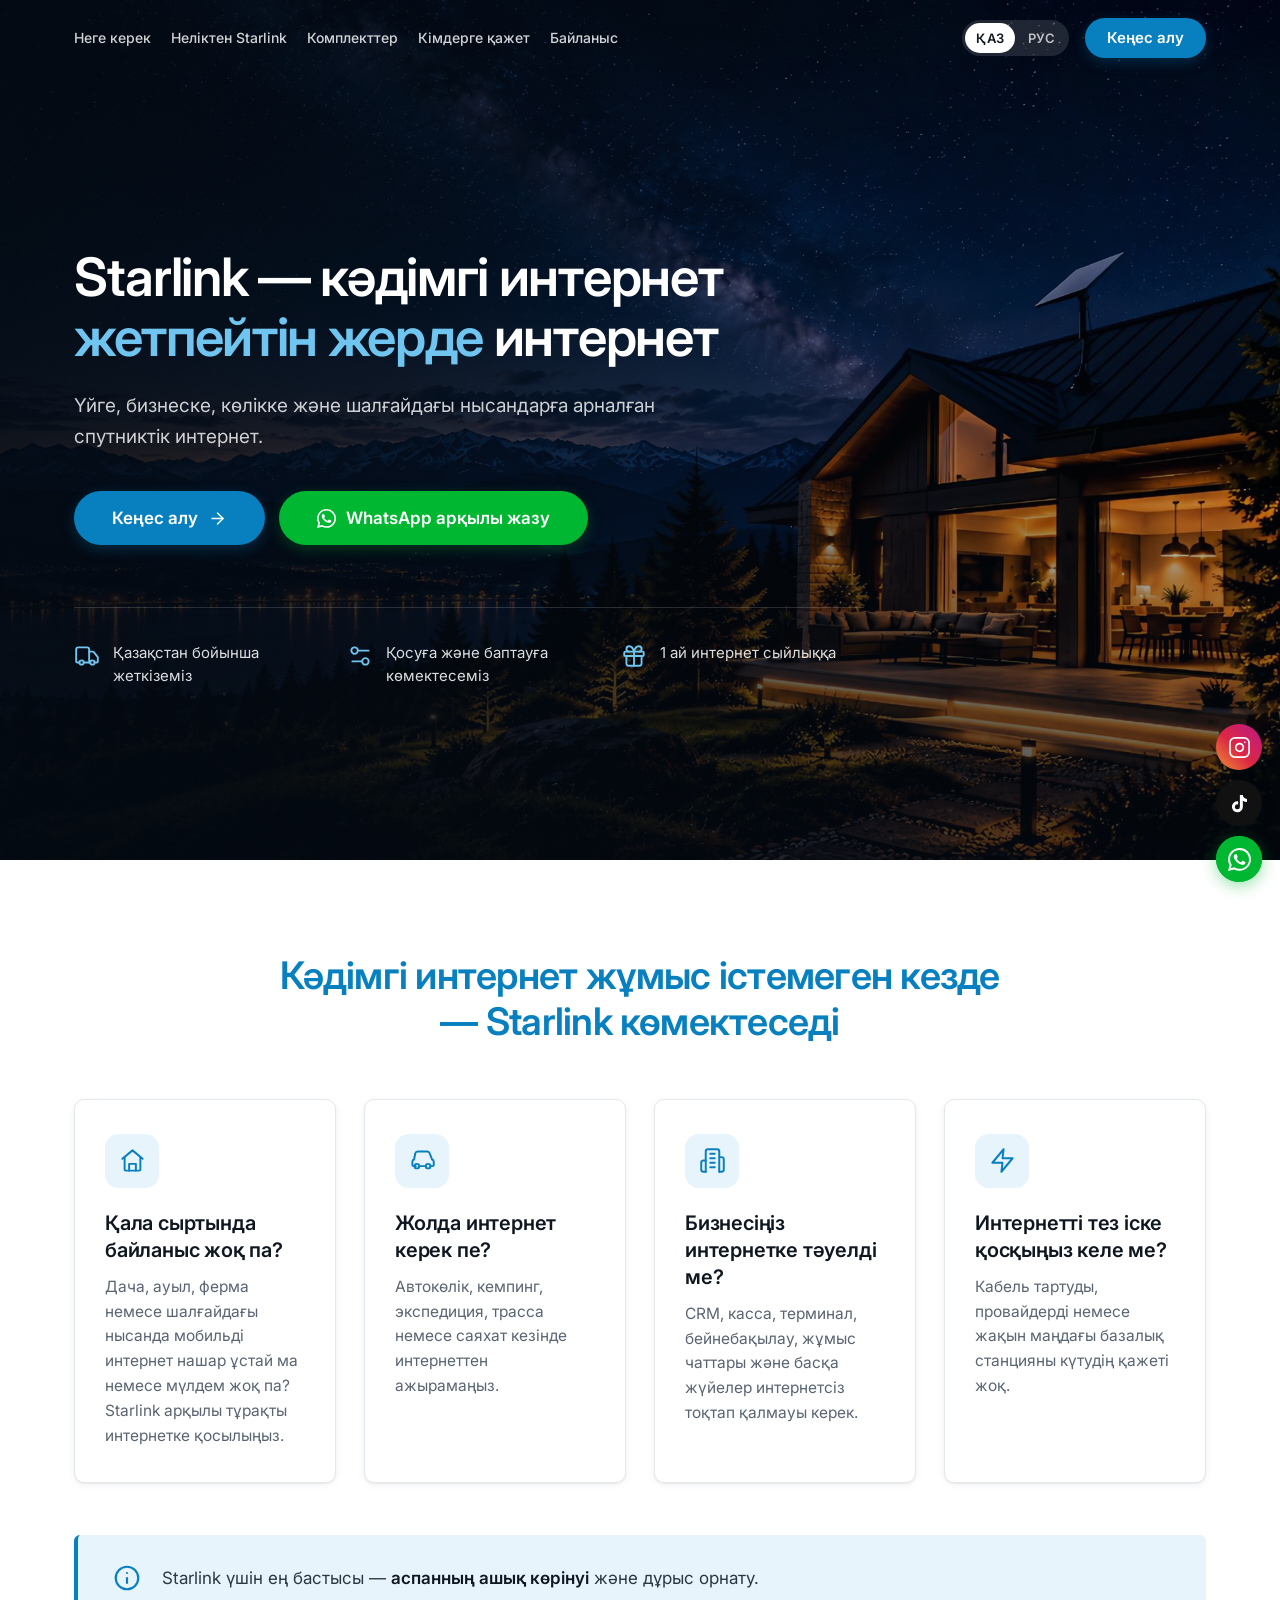
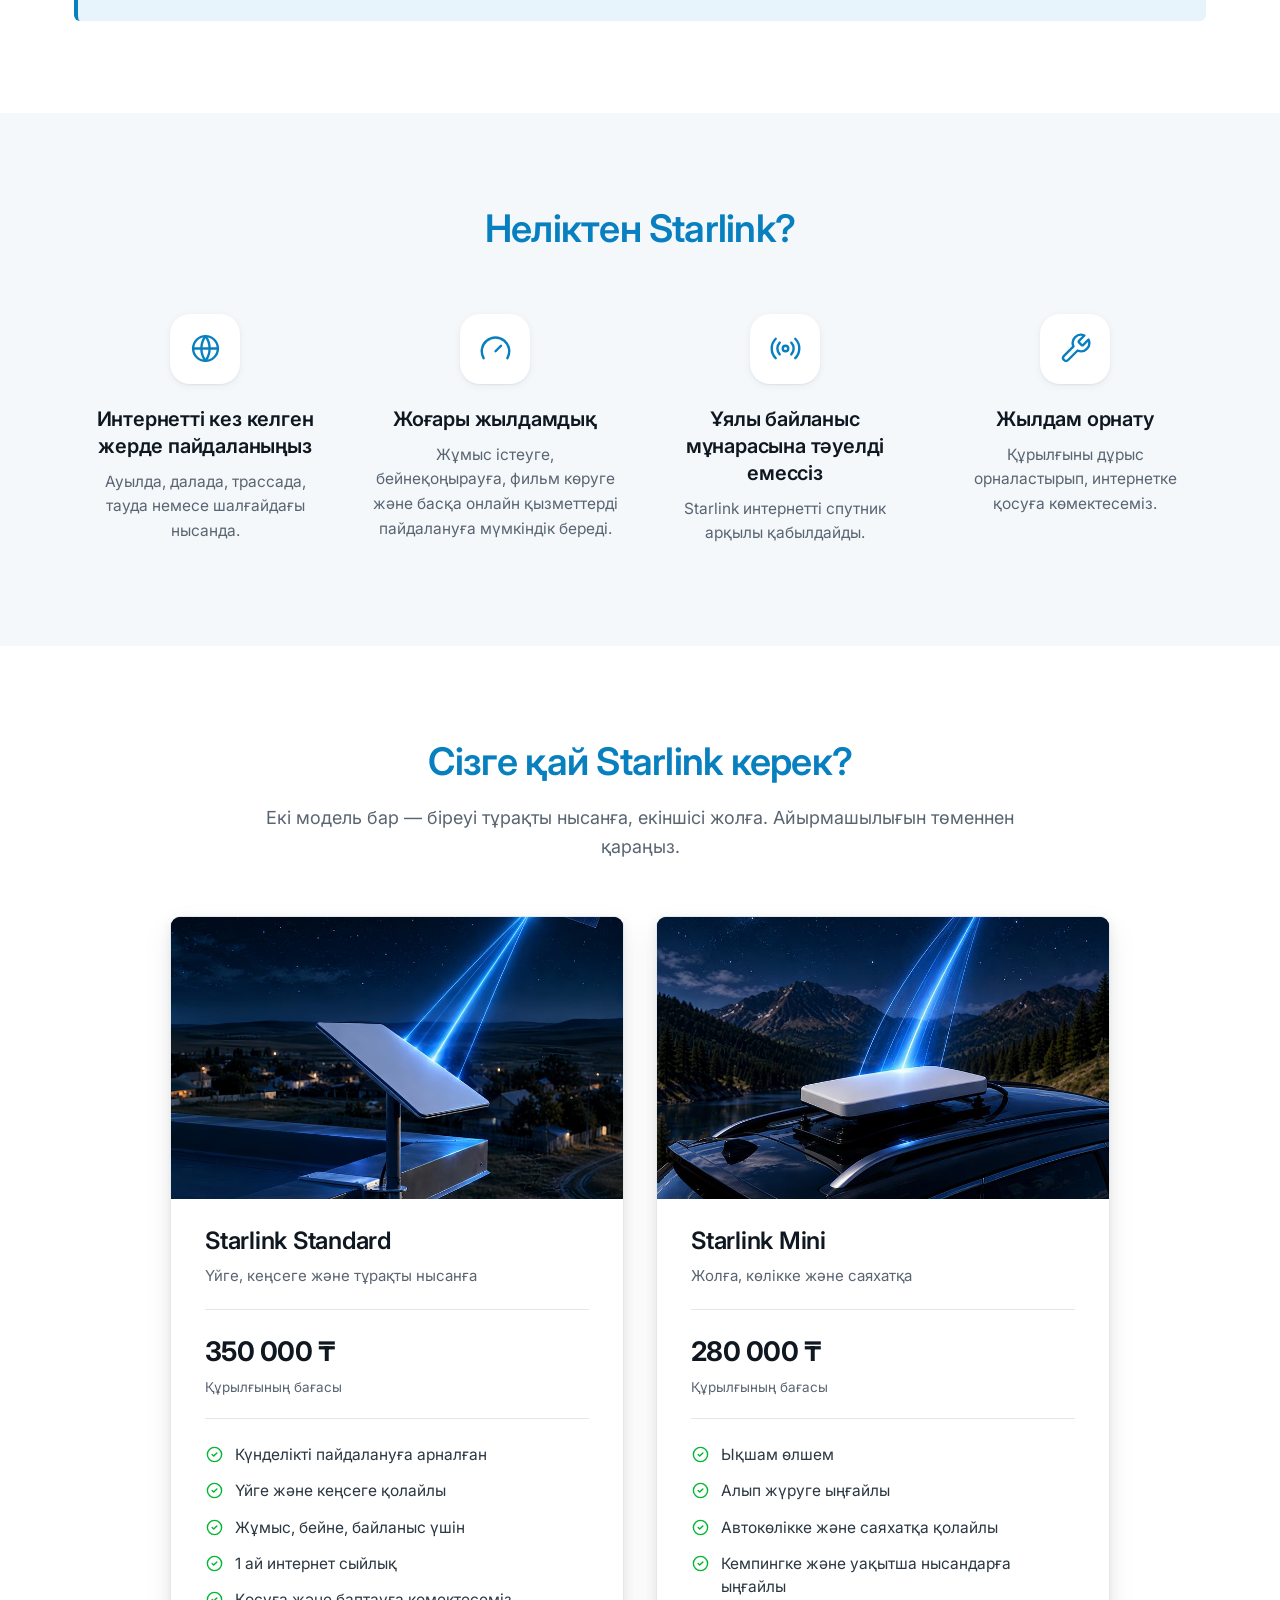
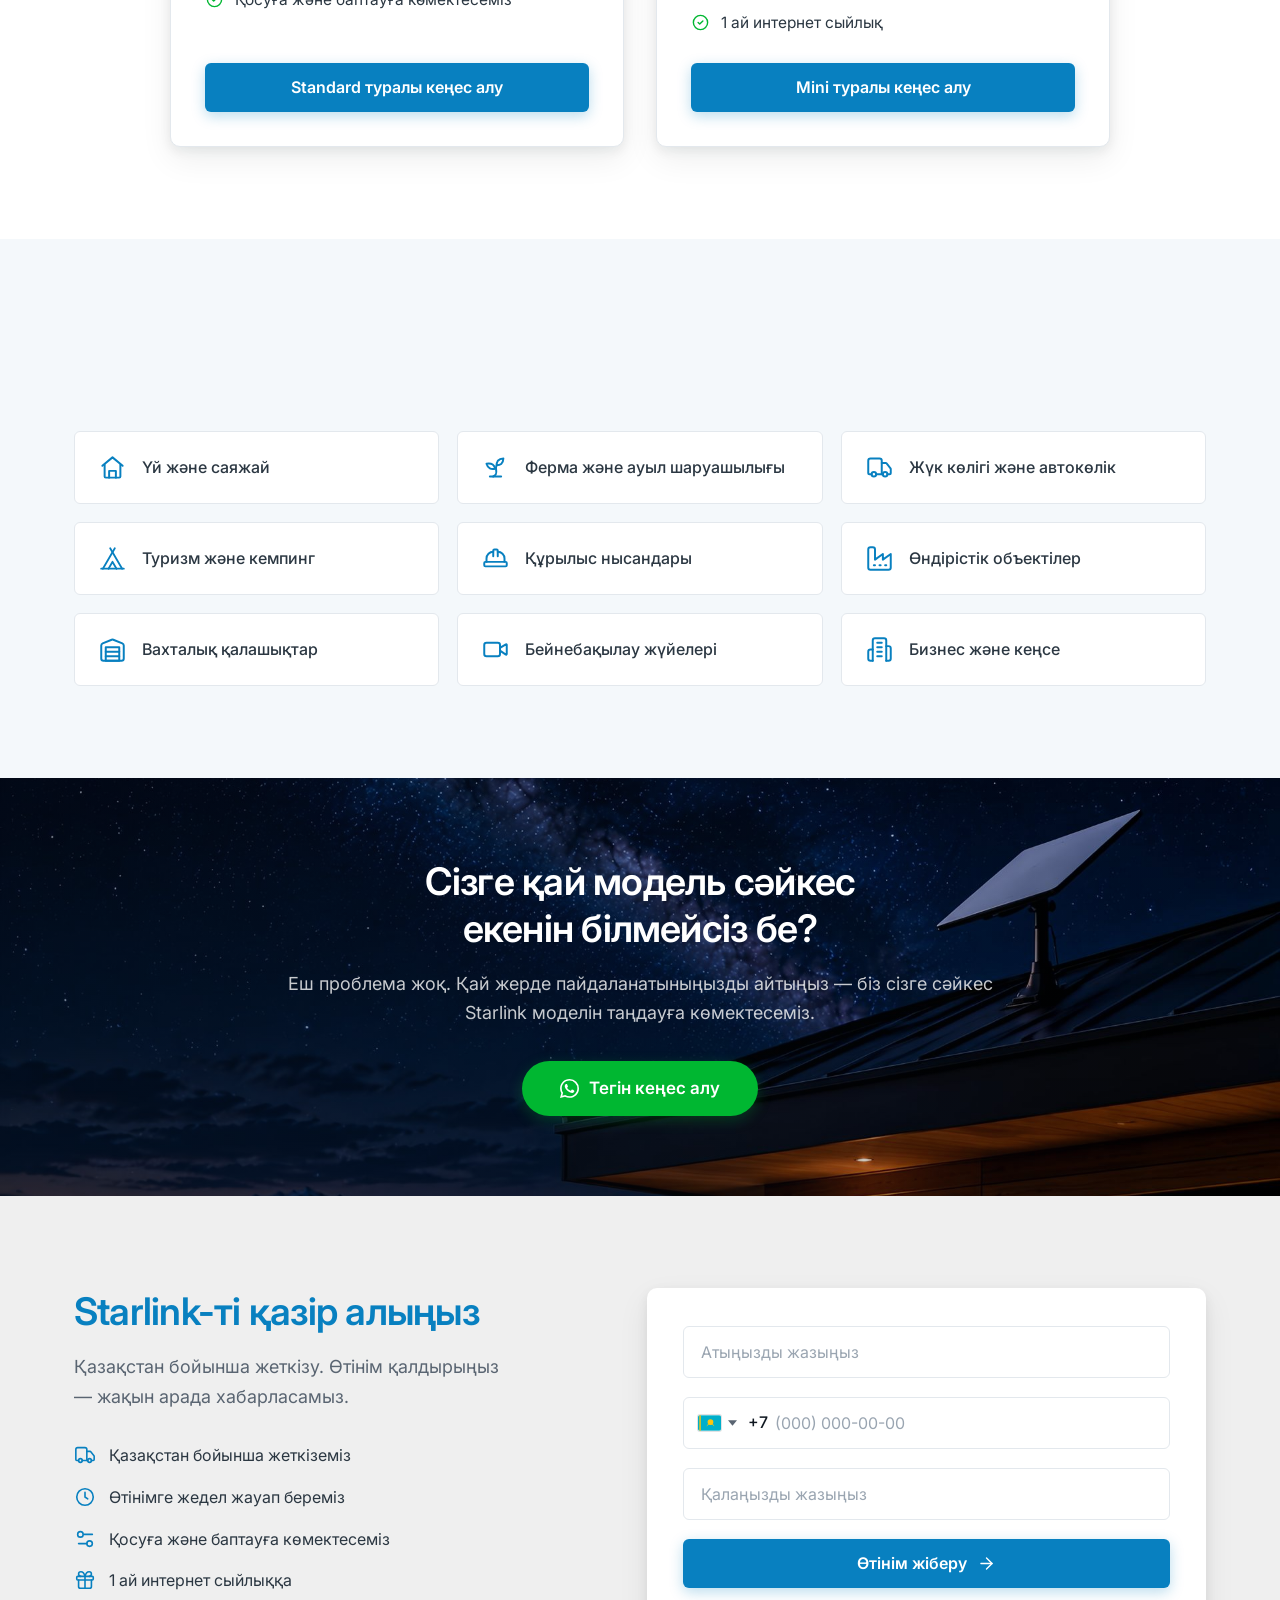
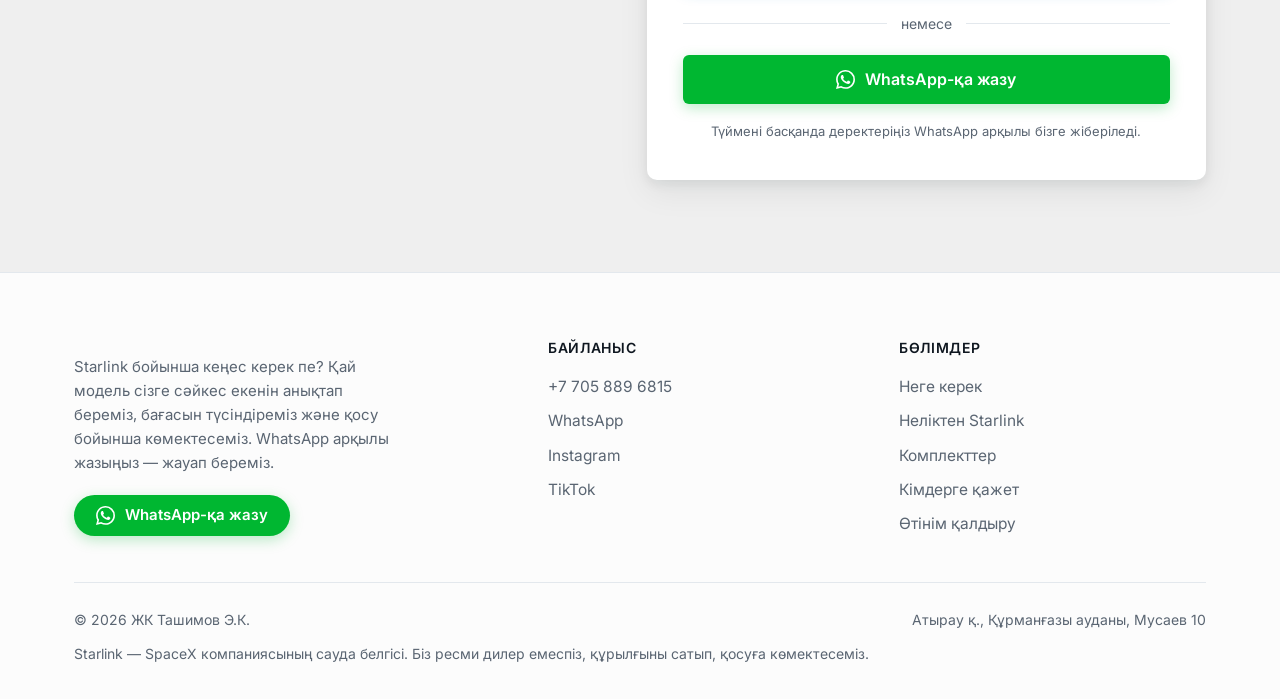
<file: index.html>
<!DOCTYPE html>
<html lang="kk">
<head>
<meta charset="utf-8">
<meta name="viewport" content="width=device-width, initial-scale=1">
<title>Starlink Қазақстан — Standard және Mini | Спутниктік интернет</title>
<meta name="description" content="Starlink спутниктік интернеті: үйге, бизнеске, көлікке және шалғайдағы нысандарға. Қазақстан бойынша жеткізу, қосуға және баптауға көмек, 1 ай интернет сыйлық.">
<meta name="theme-color" content="#08131f">

<link rel="canonical" href="index.html">
<link rel="alternate" hreflang="kk" href="index.html">
<link rel="alternate" hreflang="ru" href="ru.html">
<link rel="alternate" hreflang="x-default" href="index.html">

<meta property="og:type" content="website">
<meta property="og:locale" content="kk_KZ">
<meta property="og:title" content="Starlink Қазақстан — Standard және Mini">
<meta property="og:description" content="Кәдімгі интернет жетпейтін жерде интернет. Қазақстан бойынша жеткізу, қосуға көмек, 1 ай сыйлық.">
<meta property="og:url" content="https://ernur0404.github.io/starlink-ildar-website/index.html">
<meta property="og:image" content="https://ernur0404.github.io/starlink-ildar-website/assets/img/hero.jpg">
<meta name="twitter:card" content="summary_large_image">

<link rel="icon" href="assets/img/favicon.svg" type="image/svg+xml">

<!-- фон первого экрана грузим заранее: CSS-фоны браузер находит поздно -->
<link rel="preload" as="image" href="assets/img/hero.jpg" media="(min-width: 761px)">
<link rel="preload" as="image" href="assets/img/hero-mobile.jpg" media="(max-width: 760px)">

<link rel="preconnect" href="https://fonts.googleapis.com">
<link rel="preconnect" href="https://fonts.gstatic.com" crossorigin>
<link href="https://fonts.googleapis.com/css2?family=Inter:wght@400;500;600;700&display=swap" rel="stylesheet">
<link rel="stylesheet" href="assets/css/style.css">
</head>
<body>

<!-- ============================================================
     Набор иконок. Используется как <svg class="ico"><use href="#i-…"/></svg>
     ============================================================ -->
<svg class="sprite" aria-hidden="true" focusable="false"><defs>
  <symbol id="i-dish" viewBox="0 0 24 24"><path d="M4 10a7.31 7.31 0 0 0 10 10Z"/><path d="m9 15 3-3"/><path d="M17 13a6 6 0 0 0-6-6"/><path d="M21 13A10 10 0 0 0 11 3"/></symbol>
  <symbol id="i-truck" viewBox="0 0 24 24"><path d="M14 18V6a2 2 0 0 0-2-2H4a2 2 0 0 0-2 2v11a1 1 0 0 0 1 1h2"/><path d="M15 18H9"/><path d="M19 18h2a1 1 0 0 0 1-1v-3.65a1 1 0 0 0-.22-.62l-3.48-4.35A1 1 0 0 0 17.52 8H14"/><circle cx="17" cy="18" r="2"/><circle cx="7" cy="18" r="2"/></symbol>
  <symbol id="i-tools" viewBox="0 0 24 24"><path d="M20 7h-9"/><path d="M14 17H5"/><circle cx="17" cy="17" r="3"/><circle cx="7" cy="7" r="3"/></symbol>
  <symbol id="i-gift" viewBox="0 0 24 24"><rect x="3" y="8" width="18" height="4" rx="1"/><path d="M12 8v13"/><path d="M19 12v7a2 2 0 0 1-2 2H7a2 2 0 0 1-2-2v-7"/><path d="M7.5 8a2.5 2.5 0 0 1 0-5A4.8 8 0 0 1 12 8a4.8 8 0 0 1 4.5-5 2.5 2.5 0 0 1 0 5"/></symbol>
  <symbol id="i-home" viewBox="0 0 24 24"><path d="M3 10.5 12 3l9 7.5"/><path d="M5 9.5V20a1 1 0 0 0 1 1h12a1 1 0 0 0 1-1V9.5"/><path d="M9 21v-6h6v6"/></symbol>
  <symbol id="i-car" viewBox="0 0 24 24"><path d="M19 17h2c.6 0 1-.4 1-1v-3c0-.9-.7-1.7-1.5-1.9L18.4 5.6C18.1 4.6 17.2 4 16.2 4H7.8c-1 0-1.9.6-2.2 1.6L4.5 11.1C3.7 11.3 3 12.1 3 13v3c0 .6.4 1 1 1h2"/><circle cx="7" cy="17" r="2"/><path d="M9 17h6"/><circle cx="17" cy="17" r="2"/></symbol>
  <symbol id="i-office" viewBox="0 0 24 24"><path d="M6 22V4a2 2 0 0 1 2-2h8a2 2 0 0 1 2 2v18"/><path d="M6 12H4a2 2 0 0 0-2 2v6a2 2 0 0 0 2 2h2"/><path d="M18 9h2a2 2 0 0 1 2 2v9a2 2 0 0 1-2 2h-2"/><path d="M10 6h4"/><path d="M10 10h4"/><path d="M10 14h4"/><path d="M10 18h4"/></symbol>
  <symbol id="i-bolt" viewBox="0 0 24 24"><path d="M13 2 3 14h9l-1 8 10-12h-9l1-8z"/></symbol>
  <symbol id="i-globe" viewBox="0 0 24 24"><circle cx="12" cy="12" r="9"/><path d="M3 12h18"/><path d="M12 3a15 15 0 0 1 0 18 15 15 0 0 1 0-18z"/></symbol>
  <symbol id="i-speed" viewBox="0 0 24 24"><path d="m12 14 4-4"/><path d="M3.34 19a10 10 0 1 1 17.32 0"/></symbol>
  <symbol id="i-signal" viewBox="0 0 24 24"><path d="M4.9 19.1C1 15.2 1 8.8 4.9 4.9"/><path d="M7.8 16.2c-2.3-2.3-2.3-6.1 0-8.5"/><circle cx="12" cy="12" r="2"/><path d="M16.2 7.8c2.3 2.3 2.3 6.1 0 8.5"/><path d="M19.1 4.9C23 8.8 23 15.1 19.1 19"/></symbol>
  <symbol id="i-wrench" viewBox="0 0 24 24"><path d="M14.7 6.3a1 1 0 0 0 0 1.4l1.6 1.6a1 1 0 0 0 1.4 0l3.77-3.77a6 6 0 0 1-7.94 7.94l-6.91 6.91a2.12 2.12 0 0 1-3-3l6.91-6.91a6 6 0 0 1 7.94-7.94l-3.76 3.76z"/></symbol>
  <symbol id="i-check" viewBox="0 0 24 24"><circle cx="12" cy="12" r="9"/><path d="m9 12 2 2 4-4"/></symbol>
  <symbol id="i-sprout" viewBox="0 0 24 24"><path d="M7 20h10"/><path d="M10 20c5.5-2.5.8-6.4 3-10"/><path d="M9.5 9.4c1.1.8 1.8 2.2 2.3 3.7-2 .4-3.5.4-4.8-.3-1.2-.6-2.3-1.9-3-4.2 2.8-.5 4.4 0 5.5.8"/><path d="M14.1 6a7 7 0 0 0-1.1 4c1.9-.1 3.3-.6 4.3-1.4 1-1 1.6-2.3 1.7-4.6-2.7.1-4 1-4.9 2"/></symbol>
  <symbol id="i-tent" viewBox="0 0 24 24"><path d="M3.5 21 14 3"/><path d="M20.5 21 10 3"/><path d="M15.5 21 12 15l-3.5 6"/><path d="M2 21h20"/></symbol>
  <symbol id="i-hat" viewBox="0 0 24 24"><path d="M2 18a1 1 0 0 0 1 1h18a1 1 0 0 0 1-1v-2a1 1 0 0 0-1-1H3a1 1 0 0 0-1 1z"/><path d="M10 10V5a1 1 0 0 1 1-1h2a1 1 0 0 1 1 1v5"/><path d="M4 15v-3a6 6 0 0 1 6-6"/><path d="M14 6a6 6 0 0 1 6 6v3"/></symbol>
  <symbol id="i-factory" viewBox="0 0 24 24"><path d="M2 20a2 2 0 0 0 2 2h16a2 2 0 0 0 2-2V8l-7 5V8l-7 5V4a2 2 0 0 0-2-2H4a2 2 0 0 0-2 2z"/><path d="M17 18h1"/><path d="M12 18h1"/><path d="M7 18h1"/></symbol>
  <symbol id="i-warehouse" viewBox="0 0 24 24"><path d="M22 8.35V20a2 2 0 0 1-2 2H4a2 2 0 0 1-2-2V8.35a2 2 0 0 1 1.26-1.85l8-3.2a2 2 0 0 1 1.48 0l8 3.2A2 2 0 0 1 22 8.35Z"/><path d="M6 18h12"/><path d="M6 14h12"/><rect x="6" y="10" width="12" height="12"/></symbol>
  <symbol id="i-video" viewBox="0 0 24 24"><path d="m16 13 5.2 3.5a.5.5 0 0 0 .8-.4V7.9a.5.5 0 0 0-.8-.5L16 10.5"/><rect x="2" y="6" width="14" height="12" rx="2"/></symbol>
  <symbol id="i-pin" viewBox="0 0 24 24"><path d="M20 10c0 6-8 12-8 12s-8-6-8-12a8 8 0 0 1 16 0"/><circle cx="12" cy="10" r="3"/></symbol>
  <symbol id="i-phone" viewBox="0 0 24 24"><path d="M13.8 16.6a1 1 0 0 0 1.2-.3l.4-.5A2 2 0 0 1 17 15h3a2 2 0 0 1 2 2v3a2 2 0 0 1-2 2A18 18 0 0 1 2 4a2 2 0 0 1 2-2h3a2 2 0 0 1 2 2v3a2 2 0 0 1-.8 1.6l-.5.4a1 1 0 0 0-.3 1.2 14 14 0 0 0 6.4 6.4"/></symbol>
  <symbol id="i-clock" viewBox="0 0 24 24"><circle cx="12" cy="12" r="9"/><path d="M12 7v5l3 2"/></symbol>
  <symbol id="i-shield" viewBox="0 0 24 24"><path d="M20 13c0 5-3.5 7.5-7.66 8.95a1 1 0 0 1-.67-.01C7.5 20.5 4 18 4 13V6a1 1 0 0 1 1-1c2 0 4.5-1.2 6.24-2.72a1.17 1.17 0 0 1 1.52 0C14.51 3.81 17 5 19 5a1 1 0 0 1 1 1z"/></symbol>
  <symbol id="i-info" viewBox="0 0 24 24"><circle cx="12" cy="12" r="9"/><path d="M12 16v-4"/><path d="M12 8h.01"/></symbol>
  <symbol id="i-arrow" viewBox="0 0 24 24"><path d="M5 12h14"/><path d="m12 5 7 7-7 7"/></symbol>
  <symbol id="i-wa" viewBox="0 0 24 24"><path d="M17.47 14.38c-.3-.15-1.76-.87-2.03-.97-.27-.1-.47-.15-.67.15-.2.3-.77.97-.94 1.16-.17.2-.35.23-.64.08-.3-.15-1.26-.46-2.4-1.48-.88-.79-1.48-1.76-1.65-2.06-.17-.3-.02-.46.13-.6.13-.14.3-.35.45-.53.15-.17.2-.3.3-.5.1-.2.05-.37-.03-.52-.07-.15-.67-1.61-.91-2.2-.24-.58-.49-.5-.67-.51h-.57c-.2 0-.52.07-.8.37-.27.3-1.04 1.02-1.04 2.48 0 1.46 1.07 2.88 1.22 3.07.15.2 2.1 3.2 5.08 4.49.7.3 1.26.49 1.69.62.71.23 1.36.2 1.87.12.57-.09 1.76-.72 2-1.41.25-.7.25-1.29.18-1.42-.08-.12-.27-.2-.57-.34m-5.42 7.4a9.87 9.87 0 0 1-5.03-1.37l-.36-.22-3.74.98 1-3.65-.24-.37a9.86 9.86 0 0 1-1.51-5.26c0-5.45 4.44-9.89 9.89-9.89a9.82 9.82 0 0 1 6.99 2.9 9.82 9.82 0 0 1 2.89 6.99c0 5.45-4.44 9.89-9.89 9.89M20.52 3.45A11.87 11.87 0 0 0 12.05 0C5.46 0 .1 5.36.1 11.94c0 2.1.55 4.15 1.59 5.95L0 24l6.3-1.65a11.9 11.9 0 0 0 5.74 1.46c6.58 0 11.95-5.36 11.95-11.95a11.9 11.9 0 0 0-3.47-8.41"/></symbol>

  <!-- Флаги стран для поля телефона (упрощённые, 24x16) -->
  <symbol id="fl-kz" viewBox="0 0 24 16"><rect width="24" height="16" fill="#00afca"/><circle cx="13" cy="7" r="3" fill="#fec50c"/><path d="M9.5 10.6c1-1.1 2.1-1.6 3.5-1.6s2.5.5 3.5 1.6" stroke="#fec50c" stroke-width=".9" fill="none" stroke-linecap="round"/><rect x="1.4" width="1.5" height="16" fill="#fec50c"/></symbol>
  <symbol id="fl-ru" viewBox="0 0 24 16"><rect width="24" height="16" fill="#fff"/><rect y="5.33" width="24" height="5.34" fill="#0039a6"/><rect y="10.67" width="24" height="5.33" fill="#d52b1e"/></symbol>
  <symbol id="fl-uz" viewBox="0 0 24 16"><rect width="24" height="16" fill="#0099b5"/><rect y="5.33" width="24" height="5.34" fill="#fff"/><rect y="10.67" width="24" height="5.33" fill="#1eb53a"/><rect y="5" width="24" height=".55" fill="#ce1126"/><rect y="10.45" width="24" height=".55" fill="#ce1126"/><circle cx="4.4" cy="2.6" r="1.7" fill="#fff"/><circle cx="5.3" cy="2.4" r="1.6" fill="#0099b5"/></symbol>
  <symbol id="fl-kg" viewBox="0 0 24 16"><rect width="24" height="16" fill="#e8112d"/><circle cx="12" cy="8" r="3.2" fill="#ffef00"/><circle cx="12" cy="8" r="2" fill="none" stroke="#e8112d" stroke-width=".6"/></symbol>
  <symbol id="fl-tj" viewBox="0 0 24 16"><rect width="24" height="16" fill="#cc0000"/><rect y="4.6" width="24" height="6.8" fill="#fff"/><rect y="11.4" width="24" height="4.6" fill="#006600"/><circle cx="12" cy="8" r="1.7" fill="#f8c300"/></symbol>
  <symbol id="fl-tm" viewBox="0 0 24 16"><rect width="24" height="16" fill="#28ae66"/><rect x="3" width="3.4" height="16" fill="#c1272d"/><circle cx="14" cy="4.2" r="1.7" fill="#fff"/><circle cx="14.9" cy="4" r="1.6" fill="#28ae66"/></symbol>
  <symbol id="fl-az" viewBox="0 0 24 16"><rect width="24" height="16" fill="#0092bc"/><rect y="5.33" width="24" height="5.34" fill="#e8112d"/><rect y="10.67" width="24" height="5.33" fill="#00af66"/><circle cx="10.8" cy="8" r="2.3" fill="#fff"/><circle cx="11.7" cy="8" r="2" fill="#e8112d"/></symbol>
  <symbol id="fl-ge" viewBox="0 0 24 16"><rect width="24" height="16" fill="#fff"/><rect x="10" width="4" height="16" fill="#ff0000"/><rect y="6" width="24" height="4" fill="#ff0000"/><rect x="4" y="2" width="2.4" height=".9" fill="#ff0000"/><rect x="4.8" y="1.2" width=".9" height="2.4" fill="#ff0000"/><rect x="17.6" y="2" width="2.4" height=".9" fill="#ff0000"/><rect x="18.4" y="1.2" width=".9" height="2.4" fill="#ff0000"/></symbol>
  <symbol id="fl-by" viewBox="0 0 24 16"><rect width="24" height="16" fill="#c8313e"/><rect y="10.67" width="24" height="5.33" fill="#4aa657"/><rect width="4.2" height="16" fill="#fff"/><path d="M1.2 1.6h1.8v1.8H1.2zM1.2 5.6h1.8v1.8H1.2zM1.2 9.6h1.8v1.8H1.2zM1.2 13.2h1.8V15H1.2z" fill="#c8313e"/></symbol>
  <symbol id="fl-ua" viewBox="0 0 24 16"><rect width="24" height="16" fill="#005bbb"/><rect y="8" width="24" height="8" fill="#ffd500"/></symbol>
  <symbol id="fl-mn" viewBox="0 0 24 16"><rect width="24" height="16" fill="#c4272f"/><rect x="8" width="8" height="16" fill="#015197"/><rect x="2.6" y="4.4" width="1.8" height="7.2" fill="#f9cf02"/><circle cx="3.5" cy="3" r="1.1" fill="#f9cf02"/></symbol>
  <symbol id="fl-tr" viewBox="0 0 24 16"><rect width="24" height="16" fill="#e30a17"/><circle cx="9" cy="8" r="3.3" fill="#fff"/><circle cx="10.3" cy="8" r="2.7" fill="#e30a17"/><path d="m14.4 6.3.62 1.78 1.88.03-1.5 1.14.55 1.8-1.55-1.05-1.55 1.05.55-1.8-1.5-1.14 1.88-.03z" fill="#fff"/></symbol>
  <symbol id="fl-cn" viewBox="0 0 24 16"><rect width="24" height="16" fill="#de2910"/><path d="m5 2.2.92 2.8 2.94.02-2.38 1.73.89 2.8L5 7.85 2.63 9.55l.89-2.8L1.14 5.02l2.94-.02z" fill="#ffde00"/><circle cx="9.8" cy="2" r=".75" fill="#ffde00"/><circle cx="11.4" cy="3.9" r=".75" fill="#ffde00"/><circle cx="11.4" cy="6.2" r=".75" fill="#ffde00"/><circle cx="9.8" cy="7.9" r=".75" fill="#ffde00"/></symbol>
  <symbol id="fl-ae" viewBox="0 0 24 16"><rect width="24" height="16" fill="#fff"/><rect width="24" height="5.33" fill="#00732f"/><rect y="10.67" width="24" height="5.33" fill="#000"/><rect width="7" height="16" fill="#ff0000"/></symbol>
  <symbol id="fl-de" viewBox="0 0 24 16"><rect width="24" height="16" fill="#000"/><rect y="5.33" width="24" height="5.34" fill="#dd0000"/><rect y="10.67" width="24" height="5.33" fill="#ffce00"/></symbol>
  <symbol id="fl-us" viewBox="0 0 24 16"><rect width="24" height="16" fill="#fff"/><path d="M0 0h24v1.23H0zM0 2.46h24v1.23H0zM0 4.92h24v1.23H0zM0 7.38h24v1.24H0zM0 9.85h24v1.23H0zM0 12.31h24v1.23H0zM0 14.77h24v1.23H0z" fill="#b22234"/><rect width="10" height="8.62" fill="#3c3b6e"/></symbol>
  <symbol id="i-caret" viewBox="0 0 10 6"><path d="M0 0h10L5 6z" fill="currentColor" stroke="none"/></symbol>
  <!-- Соцсети -->
  <symbol id="i-instagram" viewBox="0 0 24 24"><rect x="2" y="2" width="20" height="20" rx="5.2"/><path d="M16 11.37A4 4 0 1 1 12.63 8 4 4 0 0 1 16 11.37z"/><path d="M17.5 6.5h.01"/></symbol>
  <symbol id="i-tiktok" viewBox="0 0 24 24"><path d="M16.58 5.8A4.3 4.3 0 0 1 15.5 3h-3.1v12.42a2.6 2.6 0 1 1-1.85-2.49v-3.16a5.72 5.72 0 1 0 4.95 5.66V9.03a7.34 7.34 0 0 0 4.3 1.38V7.3a4.3 4.3 0 0 1-3.22-1.5z"/></symbol>
</defs></svg>


<!-- ================================ Шапка ================================ -->
<header class="hdr">
  <div class="wrap hdr__in">
    <!-- МЕСТО ПОД ЛОГОТИП. Когда будет свой, вставьте сюда:
         <a class="logo" href="index.html"><img src="assets/img/logo.svg" alt="Название компании" height="34"></a>
         Стили .logo уже готовы в style.css -->

    <nav class="nav" id="nav">
      <a href="#problems">Неге керек</a>
      <a href="#why">Неліктен Starlink</a>
      <a href="#plans">Комплекттер</a>
      <a href="#uses">Кімдерге қажет</a>
      <a href="#contact">Байланыс</a>
    </nav>

    <div class="hdr__side">
      <div class="lang">
        <a href="index.html" aria-current="true" lang="kk">ҚАЗ</a>
        <a href="ru.html" lang="ru">РУС</a>
      </div>
      <a class="btn btn--primary btn--sm" href="#contact">Кеңес алу</a>
    </div>

    <button class="burger" type="button" aria-label="Мәзір" aria-expanded="false" aria-controls="nav">
      <span></span><span></span><span></span>
    </button>
  </div>
</header>

<main>

<!-- ================================= Hero ================================ -->
<section class="hero">
  <div class="wrap">
    <div class="hero__in">
      <h1>Starlink — кәдімгі интернет <em>жетпейтін жерде</em> интернет</h1>
      <p class="hero__lead">Үйге, бизнеске, көлікке және шалғайдағы нысандарға арналған спутниктік интернет.</p>

      <div class="hero__acts">
        <a class="btn btn--primary btn--lg" href="#contact">
          Кеңес алу
          <svg class="ico" width="19" height="19"><use href="#i-arrow"/></svg>
        </a>
        <a class="btn btn--wa btn--lg" href="#" data-wa="general">
          <svg class="ico ico--fill" width="19" height="19"><use href="#i-wa"/></svg>
          WhatsApp арқылы жазу
        </a>
      </div>

      <div class="hero__pills">
        <div class="pill">
          <svg class="ico"><use href="#i-truck"/></svg>
          <p>Қазақстан бойынша жеткіземіз</p>
        </div>
        <div class="pill">
          <svg class="ico"><use href="#i-tools"/></svg>
          <p>Қосуға және баптауға көмектесеміз</p>
        </div>
        <div class="pill">
          <svg class="ico"><use href="#i-gift"/></svg>
          <p>1 ай интернет сыйлыққа</p>
        </div>
      </div>
    </div>
  </div>
</section>

<!-- ============================== Проблемы =============================== -->
<section class="section" id="problems">
  <div class="wrap">
    <div class="head rv">
      <h2>Кәдімгі интернет жұмыс істемеген кезде — Starlink көмектеседі</h2>
    </div>

    <div class="grid grid--4">
      <article class="card rv">
        <div class="card__ico"><svg class="ico"><use href="#i-home"/></svg></div>
        <h3>Қала сыртында байланыс жоқ па?</h3>
        <p>Дача, ауыл, ферма немесе шалғайдағы нысанда мобильді интернет нашар ұстай ма немесе мүлдем жоқ па? Starlink арқылы тұрақты интернетке қосылыңыз.</p>
      </article>

      <article class="card rv">
        <div class="card__ico"><svg class="ico"><use href="#i-car"/></svg></div>
        <h3>Жолда интернет керек пе?</h3>
        <p>Автокөлік, кемпинг, экспедиция, трасса немесе саяхат кезінде интернеттен ажырамаңыз.</p>
      </article>

      <article class="card rv">
        <div class="card__ico"><svg class="ico"><use href="#i-office"/></svg></div>
        <h3>Бизнесіңіз интернетке тәуелді ме?</h3>
        <p>CRM, касса, терминал, бейнебақылау, жұмыс чаттары және басқа жүйелер интернетсіз тоқтап қалмауы керек.</p>
      </article>

      <article class="card rv">
        <div class="card__ico"><svg class="ico"><use href="#i-bolt"/></svg></div>
        <h3>Интернетті тез іске қосқыңыз келе ме?</h3>
        <p>Кабель тартуды, провайдерді немесе жақын маңдағы базалық станцияны күтудің қажеті жоқ.</p>
      </article>
    </div>

    <div class="note rv">
      <svg class="ico"><use href="#i-info"/></svg>
      <p>Starlink үшін ең бастысы — <b>аспанның ашық көрінуі</b> және дұрыс орнату.</p>
    </div>
  </div>
</section>

<!-- =========================== Неліктен Starlink ========================= -->
<section class="section section--tint" id="why">
  <div class="wrap">
    <div class="head rv">
      <h2>Неліктен Starlink?</h2>
    </div>

    <div class="grid grid--4">
      <article class="feat rv">
        <div class="feat__ico"><svg class="ico"><use href="#i-globe"/></svg></div>
        <h3>Интернетті кез келген жерде пайдаланыңыз</h3>
        <p>Ауылда, далада, трассада, тауда немесе шалғайдағы нысанда.</p>
      </article>

      <article class="feat rv">
        <div class="feat__ico"><svg class="ico"><use href="#i-speed"/></svg></div>
        <h3>Жоғары жылдамдық</h3>
        <p>Жұмыс істеуге, бейнеқоңырауға, фильм көруге және басқа онлайн қызметтерді пайдалануға мүмкіндік береді.</p>
      </article>

      <article class="feat rv">
        <div class="feat__ico"><svg class="ico"><use href="#i-signal"/></svg></div>
        <h3>Ұялы байланыс мұнарасына тәуелді емессіз</h3>
        <p>Starlink интернетті спутник арқылы қабылдайды.</p>
      </article>

      <article class="feat rv">
        <div class="feat__ico"><svg class="ico"><use href="#i-wrench"/></svg></div>
        <h3>Жылдам орнату</h3>
        <p>Құрылғыны дұрыс орналастырып, интернетке қосуға көмектесеміз.</p>
      </article>
    </div>
  </div>
</section>

<!-- ============================== Комплекты ============================== -->
<section class="section" id="plans">
  <div class="wrap">
    <div class="head rv">
      <h2>Сізге қай Starlink керек?</h2>
      <p class="lead">Екі модель бар — біреуі тұрақты нысанға, екіншісі жолға. Айырмашылығын төменнен қараңыз.</p>
    </div>

    <div class="plans">
      <article class="plan rv">
        <div class="plan__art">
          <img src="assets/img/plan-standard.jpg" width="880" height="880" loading="lazy" decoding="async"
               alt="Starlink Standard: үй шатырына мачтаға орнатылған антенна, түнгі ауыл">
        </div>
        <h3>Starlink Standard</h3>
        <p class="plan__sub">Үйге, кеңсеге және тұрақты нысанға</p>
        <div class="plan__price">
          <b>350 000 ₸</b>
          <i>Құрылғының бағасы</i>
        </div>
        <ul>
          <li><svg class="ico"><use href="#i-check"/></svg>Күнделікті пайдалануға арналған</li>
          <li><svg class="ico"><use href="#i-check"/></svg>Үйге және кеңсеге қолайлы</li>
          <li><svg class="ico"><use href="#i-check"/></svg>Жұмыс, бейне, байланыс үшін</li>
          <li><svg class="ico"><use href="#i-check"/></svg>1 ай интернет сыйлық</li>
          <li><svg class="ico"><use href="#i-check"/></svg>Қосуға және баптауға көмектесеміз</li>
        </ul>
        <a class="btn btn--primary btn--card" href="#" data-wa="standard">Standard туралы кеңес алу</a>
      </article>

      <article class="plan rv">
        <div class="plan__art plan__art--mini">
          <img src="assets/img/plan-mini.jpg" width="880" height="880" loading="lazy" decoding="async"
               alt="Starlink Mini: автокөліктің шатырына бекітілген ықшам панель">
        </div>
        <h3>Starlink Mini</h3>
        <p class="plan__sub">Жолға, көлікке және саяхатқа</p>
        <div class="plan__price">
          <b>280 000 ₸</b>
          <i>Құрылғының бағасы</i>
        </div>
        <ul>
          <li><svg class="ico"><use href="#i-check"/></svg>Ықшам өлшем</li>
          <li><svg class="ico"><use href="#i-check"/></svg>Алып жүруге ыңғайлы</li>
          <li><svg class="ico"><use href="#i-check"/></svg>Автокөлікке және саяхатқа қолайлы</li>
          <li><svg class="ico"><use href="#i-check"/></svg>Кемпингке және уақытша нысандарға ыңғайлы</li>
          <li><svg class="ico"><use href="#i-check"/></svg>1 ай интернет сыйлық</li>
        </ul>
        <a class="btn btn--primary btn--card" href="#" data-wa="mini">Mini туралы кеңес алу</a>
      </article>
    </div>
  </div>
</section>

<!-- ============================ Кімдерге қажет =========================== -->
<section class="section section--tint" id="uses">
  <div class="wrap">
    <div class="head rv">
      <h2>Starlink кімдерге қажет?</h2>
    </div>

    <div class="uses">
      <div class="use rv"><svg class="ico"><use href="#i-home"/></svg>Үй және саяжай</div>
      <div class="use rv"><svg class="ico"><use href="#i-sprout"/></svg>Ферма және ауыл шаруашылығы</div>
      <div class="use rv"><svg class="ico"><use href="#i-truck"/></svg>Жүк көлігі және автокөлік</div>
      <div class="use rv"><svg class="ico"><use href="#i-tent"/></svg>Туризм және кемпинг</div>
      <div class="use rv"><svg class="ico"><use href="#i-hat"/></svg>Құрылыс нысандары</div>
      <div class="use rv"><svg class="ico"><use href="#i-factory"/></svg>Өндірістік объектілер</div>
      <div class="use rv"><svg class="ico"><use href="#i-warehouse"/></svg>Вахталық қалашықтар</div>
      <div class="use rv"><svg class="ico"><use href="#i-video"/></svg>Бейнебақылау жүйелері</div>
      <div class="use rv"><svg class="ico"><use href="#i-office"/></svg>Бизнес және кеңсе</div>
    </div>
  </div>
</section>

<!-- =========================== Полоса-консультация ======================= -->
<section class="cta">
  <div class="wrap">
    <div class="cta__in rv">
      <h2>Сізге қай модель сәйкес екенін білмейсіз бе?</h2>
      <p>Еш проблема жоқ. Қай жерде пайдаланатыныңызды айтыңыз — біз сізге сәйкес Starlink моделін таңдауға көмектесеміз.</p>
      <a class="btn btn--wa btn--lg" href="#" data-wa="general">
        <svg class="ico ico--fill" width="19" height="19"><use href="#i-wa"/></svg>
        Тегін кеңес алу
      </a>
    </div>
  </div>
</section>

<!-- ================================ Форма ================================ -->
<section class="section section--soft" id="contact">
  <div class="wrap">
    <div class="lead-grid">

      <div class="lead-info rv">
        <h2>Starlink-ті қазір алыңыз</h2>
        <p class="lead">Қазақстан бойынша жеткізу. Өтінім қалдырыңыз — жақын арада хабарласамыз.</p>
        <ul>
          <li><svg class="ico"><use href="#i-truck"/></svg>Қазақстан бойынша жеткіземіз</li>
          <li><svg class="ico"><use href="#i-clock"/></svg>Өтінімге жедел жауап береміз</li>
          <li><svg class="ico"><use href="#i-tools"/></svg>Қосуға және баптауға көмектесеміз</li>
          <li><svg class="ico"><use href="#i-gift"/></svg>1 ай интернет сыйлыққа</li>
        </ul>
      </div>

      <form class="form rv" id="lead-form" novalidate>
        <div class="field">
          <label for="f-name" class="sr-only">Атыңыз</label>
          <input id="f-name" name="name" type="text" autocomplete="name" placeholder="Атыңызды жазыңыз">
          <p class="err"></p>
        </div>

        <div class="field">
          <label for="f-phone" class="sr-only">Телефон нөмірі</label>
          <div class="phone">
            <span class="phone__country">
              <svg class="phone__flag" aria-hidden="true"><use href="#fl-kz"/></svg>
              <svg class="phone__caret" aria-hidden="true"><use href="#i-caret"/></svg>
              <!-- Список лежит прозрачным слоем поверх флага: на телефоне
                   открывается привычный системный выбор, а вид у поля свой -->
              <select id="f-country" aria-label="Ел коды">
                <option value="KZ" data-dial="7"   data-flag="fl-kz" selected>Қазақстан +7</option>
                <option value="RU" data-dial="7"   data-flag="fl-ru">Ресей +7</option>
                <option value="UZ" data-dial="998" data-flag="fl-uz">Өзбекстан +998</option>
                <option value="KG" data-dial="996" data-flag="fl-kg">Қырғызстан +996</option>
                <option value="TJ" data-dial="992" data-flag="fl-tj">Тәжікстан +992</option>
                <option value="TM" data-dial="993" data-flag="fl-tm">Түрікменстан +993</option>
                <option value="AZ" data-dial="994" data-flag="fl-az">Әзірбайжан +994</option>
                <option value="GE" data-dial="995" data-flag="fl-ge">Грузия +995</option>
                <option value="BY" data-dial="375" data-flag="fl-by">Беларусь +375</option>
                <option value="UA" data-dial="380" data-flag="fl-ua">Украина +380</option>
                <option value="MN" data-dial="976" data-flag="fl-mn">Моңғолия +976</option>
                <option value="TR" data-dial="90"  data-flag="fl-tr">Түркия +90</option>
                <option value="CN" data-dial="86"  data-flag="fl-cn">Қытай +86</option>
                <option value="AE" data-dial="971" data-flag="fl-ae">БАӘ +971</option>
                <option value="DE" data-dial="49"  data-flag="fl-de">Германия +49</option>
                <option value="US" data-dial="1"   data-flag="fl-us">АҚШ +1</option>
              </select>
            </span>
            <span class="phone__dial">+7</span>
            <input id="f-phone" name="phone" type="tel" inputmode="tel" autocomplete="tel-national" placeholder="(000) 000-00-00">
          </div>
          <p class="err"></p>
        </div>

        <div class="field">
          <label for="f-city" class="sr-only">Қалаңыз</label>
          <input id="f-city" name="city" type="text" autocomplete="address-level2" placeholder="Қалаңызды жазыңыз">
          <p class="err"></p>
        </div>

        <button class="btn btn--primary" type="submit">
          Өтінім жіберу
          <svg class="ico" width="19" height="19"><use href="#i-arrow"/></svg>
        </button>

        <div class="form__or"><span>немесе</span></div>

        <a class="btn btn--wa" href="#" data-wa="general">
          <svg class="ico ico--fill" width="19" height="19"><use href="#i-wa"/></svg>
          WhatsApp-қа жазу
        </a>

        <p class="form__note">Түймені басқанда деректеріңіз WhatsApp арқылы бізге жіберіледі.</p>
      </form>

    </div>
  </div>
</section>

</main>

<!-- ================================ Футер ================================ -->
<footer class="foot">
  <div class="wrap">
    <div class="foot__grid">

      <div class="foot__brand">
        <!-- МЕСТО ПОД ЛОГОТИП. Когда будет свой, вставьте сюда:
         <a class="logo" href="index.html"><img src="assets/img/logo.svg" alt="Название компании" height="34"></a>
         Стили .logo уже готовы в style.css -->
        <p class="foot__about">
          Starlink бойынша кеңес керек пе? Қай модель сізге сәйкес екенін анықтап береміз,
          бағасын түсіндіреміз және қосу бойынша көмектесеміз. WhatsApp арқылы жазыңыз — жауап береміз.
        </p>
        <div class="foot__acts">
          <a class="btn btn--wa btn--sm" href="#" data-wa="general">
            <svg class="ico ico--fill" width="18" height="18"><use href="#i-wa"/></svg>
            WhatsApp-қа жазу
          </a>
        </div>
      </div>

      <div>
        <h4>Байланыс</h4>
        <ul>
          <li><a href="#" data-tel data-contact="phone">+7 705 889 6815</a></li>
          <li><a href="#" data-wa="general">WhatsApp</a></li>
          <li><a href="#" data-social="instagram">Instagram</a></li>
          <li><a href="#" data-social="tiktok">TikTok</a></li>
        </ul>
      </div>

      <div>
        <h4>Бөлімдер</h4>
        <ul>
          <li><a href="#problems">Неге керек</a></li>
          <li><a href="#why">Неліктен Starlink</a></li>
          <li><a href="#plans">Комплекттер</a></li>
          <li><a href="#uses">Кімдерге қажет</a></li>
          <li><a href="#contact">Өтінім қалдыру</a></li>
        </ul>
      </div>

    </div>

    <div class="foot__bot">
      <span>© <span data-year>2026</span> <span data-contact="company">ЖК «___»</span></span>
      <span data-contact="address"></span>
      <span>Starlink — SpaceX компаниясының сауда белгісі. Біз ресми дилер емеспіз, құрылғыны сатып, қосуға көмектесеміз.</span>
    </div>
  </div>
</footer>

<!-- Плавающие кнопки связи. WhatsApp внизу — до него удобнее дотянуться большим пальцем -->
<div class="fab">
  <a class="fab__btn fab__btn--ig" data-social="instagram" href="#" aria-label="Instagram">
    <svg class="ico"><use href="#i-instagram"/></svg>
  </a>
  <a class="fab__btn fab__btn--tt" data-social="tiktok" href="#" aria-label="TikTok">
    <svg class="ico ico--fill"><use href="#i-tiktok"/></svg>
  </a>
  <a class="fab__btn fab__btn--wa" data-wa="general" href="#" aria-label="WhatsApp">
    <svg class="ico ico--fill"><use href="#i-wa"/></svg>
  </a>
</div>

<script src="assets/js/main.js"></script>
</body>
</html>
</file>
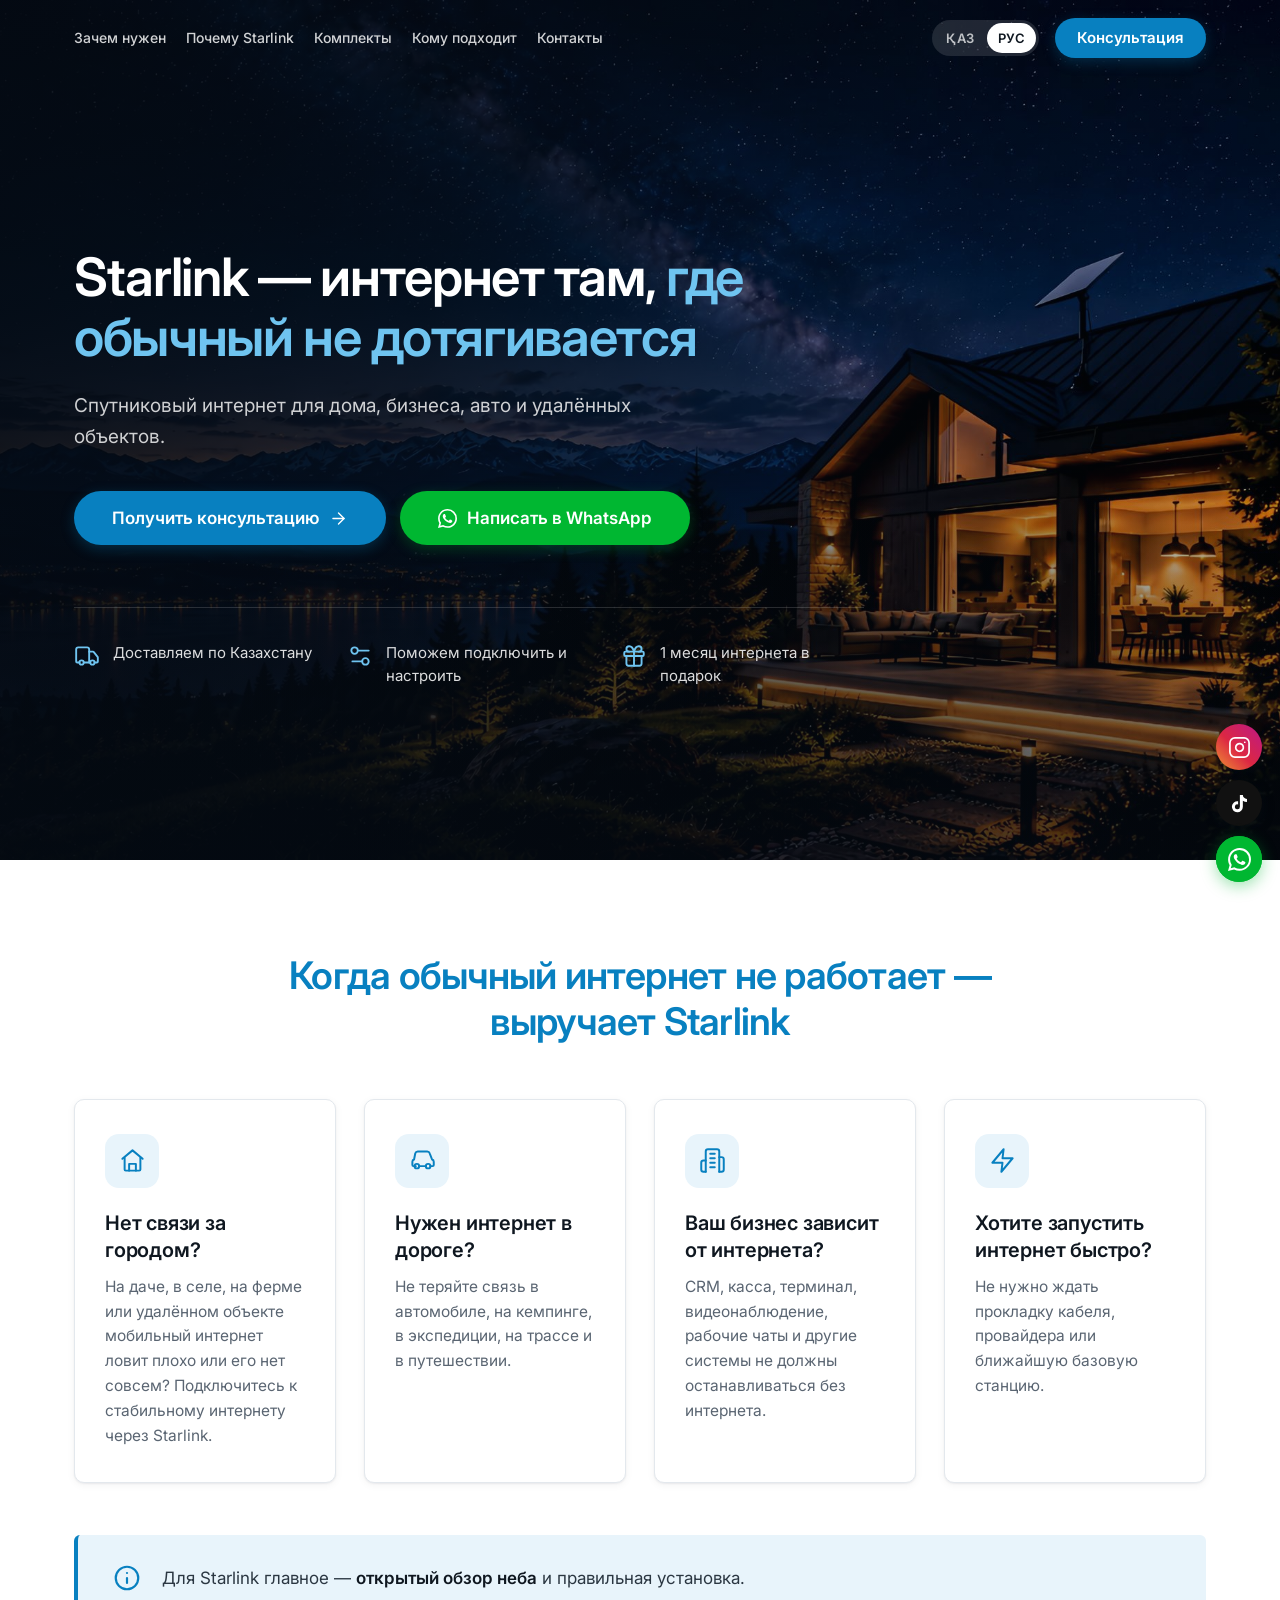
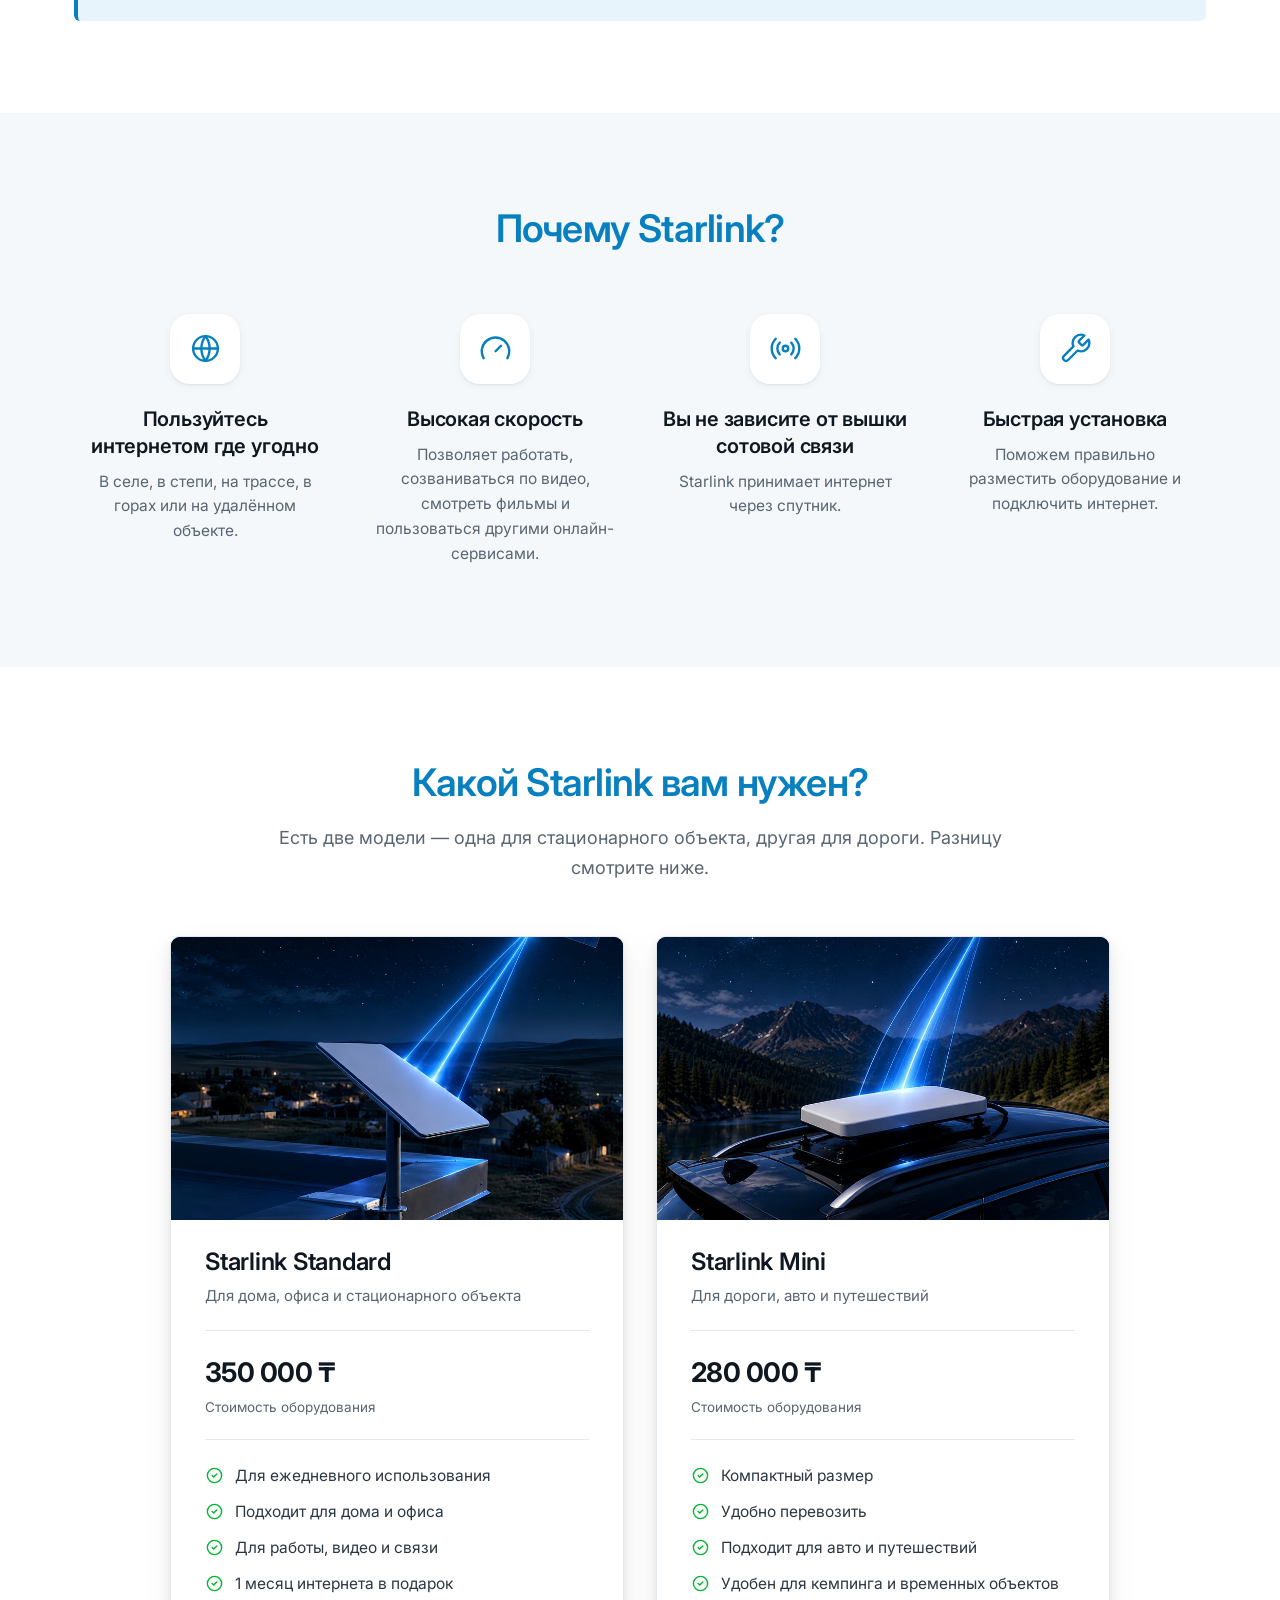
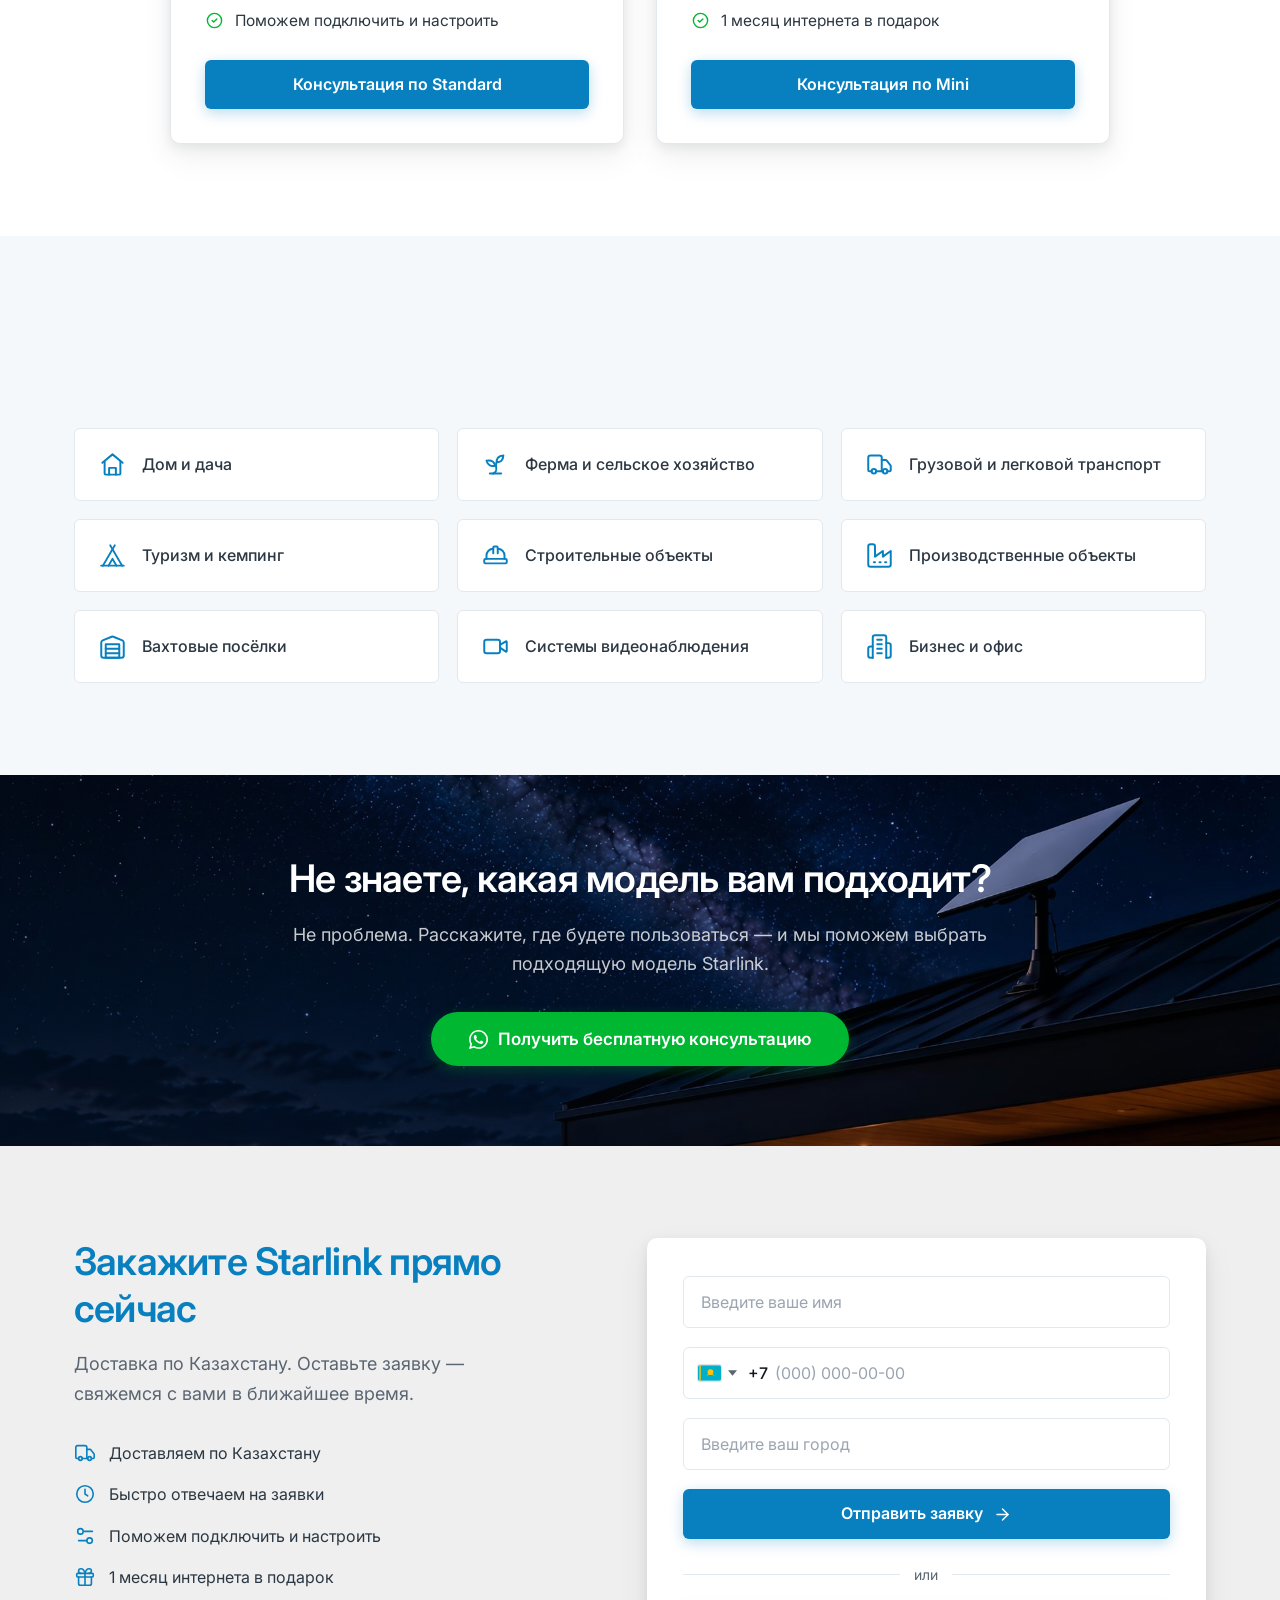
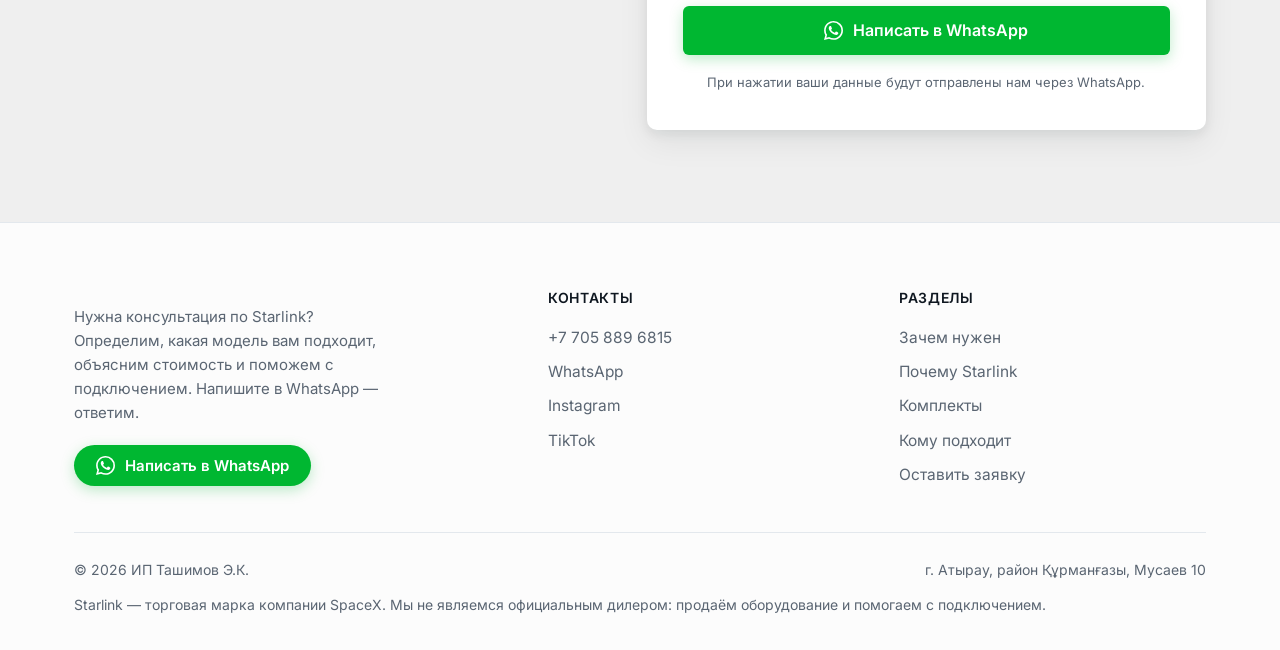
<file: ru.html>
<!DOCTYPE html>
<html lang="ru">
<head>
<meta charset="utf-8">
<meta name="viewport" content="width=device-width, initial-scale=1">
<title>Starlink в Казахстане — Standard и Mini | Спутниковый интернет</title>
<meta name="description" content="Спутниковый интернет Starlink: для дома, бизнеса, авто и удалённых объектов. Доставка по Казахстану, помощь с подключением и настройкой, 1 месяц интернета в подарок.">
<meta name="theme-color" content="#08131f">

<link rel="canonical" href="ru.html">
<link rel="alternate" hreflang="kk" href="index.html">
<link rel="alternate" hreflang="ru" href="ru.html">
<link rel="alternate" hreflang="x-default" href="index.html">

<meta property="og:type" content="website">
<meta property="og:locale" content="ru_KZ">
<meta property="og:title" content="Starlink в Казахстане — Standard и Mini">
<meta property="og:description" content="Интернет там, где обычный не дотягивается. Доставка по Казахстану, помощь с подключением, 1 месяц в подарок.">
<meta property="og:url" content="https://ernur0404.github.io/starlink-ildar-website/ru.html">
<meta property="og:image" content="https://ernur0404.github.io/starlink-ildar-website/assets/img/hero.jpg">
<meta name="twitter:card" content="summary_large_image">

<link rel="icon" href="assets/img/favicon.svg" type="image/svg+xml">

<!-- фон первого экрана грузим заранее: CSS-фоны браузер находит поздно -->
<link rel="preload" as="image" href="assets/img/hero.jpg" media="(min-width: 761px)">
<link rel="preload" as="image" href="assets/img/hero-mobile.jpg" media="(max-width: 760px)">

<link rel="preconnect" href="https://fonts.googleapis.com">
<link rel="preconnect" href="https://fonts.gstatic.com" crossorigin>
<link href="https://fonts.googleapis.com/css2?family=Inter:wght@400;500;600;700&display=swap" rel="stylesheet">
<link rel="stylesheet" href="assets/css/style.css">
</head>
<body>

<!-- ============================================================
     Набор иконок. Используется как <svg class="ico"><use href="#i-…"/></svg>
     ============================================================ -->
<svg class="sprite" aria-hidden="true" focusable="false"><defs>
  <symbol id="i-dish" viewBox="0 0 24 24"><path d="M4 10a7.31 7.31 0 0 0 10 10Z"/><path d="m9 15 3-3"/><path d="M17 13a6 6 0 0 0-6-6"/><path d="M21 13A10 10 0 0 0 11 3"/></symbol>
  <symbol id="i-truck" viewBox="0 0 24 24"><path d="M14 18V6a2 2 0 0 0-2-2H4a2 2 0 0 0-2 2v11a1 1 0 0 0 1 1h2"/><path d="M15 18H9"/><path d="M19 18h2a1 1 0 0 0 1-1v-3.65a1 1 0 0 0-.22-.62l-3.48-4.35A1 1 0 0 0 17.52 8H14"/><circle cx="17" cy="18" r="2"/><circle cx="7" cy="18" r="2"/></symbol>
  <symbol id="i-tools" viewBox="0 0 24 24"><path d="M20 7h-9"/><path d="M14 17H5"/><circle cx="17" cy="17" r="3"/><circle cx="7" cy="7" r="3"/></symbol>
  <symbol id="i-gift" viewBox="0 0 24 24"><rect x="3" y="8" width="18" height="4" rx="1"/><path d="M12 8v13"/><path d="M19 12v7a2 2 0 0 1-2 2H7a2 2 0 0 1-2-2v-7"/><path d="M7.5 8a2.5 2.5 0 0 1 0-5A4.8 8 0 0 1 12 8a4.8 8 0 0 1 4.5-5 2.5 2.5 0 0 1 0 5"/></symbol>
  <symbol id="i-home" viewBox="0 0 24 24"><path d="M3 10.5 12 3l9 7.5"/><path d="M5 9.5V20a1 1 0 0 0 1 1h12a1 1 0 0 0 1-1V9.5"/><path d="M9 21v-6h6v6"/></symbol>
  <symbol id="i-car" viewBox="0 0 24 24"><path d="M19 17h2c.6 0 1-.4 1-1v-3c0-.9-.7-1.7-1.5-1.9L18.4 5.6C18.1 4.6 17.2 4 16.2 4H7.8c-1 0-1.9.6-2.2 1.6L4.5 11.1C3.7 11.3 3 12.1 3 13v3c0 .6.4 1 1 1h2"/><circle cx="7" cy="17" r="2"/><path d="M9 17h6"/><circle cx="17" cy="17" r="2"/></symbol>
  <symbol id="i-office" viewBox="0 0 24 24"><path d="M6 22V4a2 2 0 0 1 2-2h8a2 2 0 0 1 2 2v18"/><path d="M6 12H4a2 2 0 0 0-2 2v6a2 2 0 0 0 2 2h2"/><path d="M18 9h2a2 2 0 0 1 2 2v9a2 2 0 0 1-2 2h-2"/><path d="M10 6h4"/><path d="M10 10h4"/><path d="M10 14h4"/><path d="M10 18h4"/></symbol>
  <symbol id="i-bolt" viewBox="0 0 24 24"><path d="M13 2 3 14h9l-1 8 10-12h-9l1-8z"/></symbol>
  <symbol id="i-globe" viewBox="0 0 24 24"><circle cx="12" cy="12" r="9"/><path d="M3 12h18"/><path d="M12 3a15 15 0 0 1 0 18 15 15 0 0 1 0-18z"/></symbol>
  <symbol id="i-speed" viewBox="0 0 24 24"><path d="m12 14 4-4"/><path d="M3.34 19a10 10 0 1 1 17.32 0"/></symbol>
  <symbol id="i-signal" viewBox="0 0 24 24"><path d="M4.9 19.1C1 15.2 1 8.8 4.9 4.9"/><path d="M7.8 16.2c-2.3-2.3-2.3-6.1 0-8.5"/><circle cx="12" cy="12" r="2"/><path d="M16.2 7.8c2.3 2.3 2.3 6.1 0 8.5"/><path d="M19.1 4.9C23 8.8 23 15.1 19.1 19"/></symbol>
  <symbol id="i-wrench" viewBox="0 0 24 24"><path d="M14.7 6.3a1 1 0 0 0 0 1.4l1.6 1.6a1 1 0 0 0 1.4 0l3.77-3.77a6 6 0 0 1-7.94 7.94l-6.91 6.91a2.12 2.12 0 0 1-3-3l6.91-6.91a6 6 0 0 1 7.94-7.94l-3.76 3.76z"/></symbol>
  <symbol id="i-check" viewBox="0 0 24 24"><circle cx="12" cy="12" r="9"/><path d="m9 12 2 2 4-4"/></symbol>
  <symbol id="i-sprout" viewBox="0 0 24 24"><path d="M7 20h10"/><path d="M10 20c5.5-2.5.8-6.4 3-10"/><path d="M9.5 9.4c1.1.8 1.8 2.2 2.3 3.7-2 .4-3.5.4-4.8-.3-1.2-.6-2.3-1.9-3-4.2 2.8-.5 4.4 0 5.5.8"/><path d="M14.1 6a7 7 0 0 0-1.1 4c1.9-.1 3.3-.6 4.3-1.4 1-1 1.6-2.3 1.7-4.6-2.7.1-4 1-4.9 2"/></symbol>
  <symbol id="i-tent" viewBox="0 0 24 24"><path d="M3.5 21 14 3"/><path d="M20.5 21 10 3"/><path d="M15.5 21 12 15l-3.5 6"/><path d="M2 21h20"/></symbol>
  <symbol id="i-hat" viewBox="0 0 24 24"><path d="M2 18a1 1 0 0 0 1 1h18a1 1 0 0 0 1-1v-2a1 1 0 0 0-1-1H3a1 1 0 0 0-1 1z"/><path d="M10 10V5a1 1 0 0 1 1-1h2a1 1 0 0 1 1 1v5"/><path d="M4 15v-3a6 6 0 0 1 6-6"/><path d="M14 6a6 6 0 0 1 6 6v3"/></symbol>
  <symbol id="i-factory" viewBox="0 0 24 24"><path d="M2 20a2 2 0 0 0 2 2h16a2 2 0 0 0 2-2V8l-7 5V8l-7 5V4a2 2 0 0 0-2-2H4a2 2 0 0 0-2 2z"/><path d="M17 18h1"/><path d="M12 18h1"/><path d="M7 18h1"/></symbol>
  <symbol id="i-warehouse" viewBox="0 0 24 24"><path d="M22 8.35V20a2 2 0 0 1-2 2H4a2 2 0 0 1-2-2V8.35a2 2 0 0 1 1.26-1.85l8-3.2a2 2 0 0 1 1.48 0l8 3.2A2 2 0 0 1 22 8.35Z"/><path d="M6 18h12"/><path d="M6 14h12"/><rect x="6" y="10" width="12" height="12"/></symbol>
  <symbol id="i-video" viewBox="0 0 24 24"><path d="m16 13 5.2 3.5a.5.5 0 0 0 .8-.4V7.9a.5.5 0 0 0-.8-.5L16 10.5"/><rect x="2" y="6" width="14" height="12" rx="2"/></symbol>
  <symbol id="i-pin" viewBox="0 0 24 24"><path d="M20 10c0 6-8 12-8 12s-8-6-8-12a8 8 0 0 1 16 0"/><circle cx="12" cy="10" r="3"/></symbol>
  <symbol id="i-phone" viewBox="0 0 24 24"><path d="M13.8 16.6a1 1 0 0 0 1.2-.3l.4-.5A2 2 0 0 1 17 15h3a2 2 0 0 1 2 2v3a2 2 0 0 1-2 2A18 18 0 0 1 2 4a2 2 0 0 1 2-2h3a2 2 0 0 1 2 2v3a2 2 0 0 1-.8 1.6l-.5.4a1 1 0 0 0-.3 1.2 14 14 0 0 0 6.4 6.4"/></symbol>
  <symbol id="i-clock" viewBox="0 0 24 24"><circle cx="12" cy="12" r="9"/><path d="M12 7v5l3 2"/></symbol>
  <symbol id="i-shield" viewBox="0 0 24 24"><path d="M20 13c0 5-3.5 7.5-7.66 8.95a1 1 0 0 1-.67-.01C7.5 20.5 4 18 4 13V6a1 1 0 0 1 1-1c2 0 4.5-1.2 6.24-2.72a1.17 1.17 0 0 1 1.52 0C14.51 3.81 17 5 19 5a1 1 0 0 1 1 1z"/></symbol>
  <symbol id="i-info" viewBox="0 0 24 24"><circle cx="12" cy="12" r="9"/><path d="M12 16v-4"/><path d="M12 8h.01"/></symbol>
  <symbol id="i-arrow" viewBox="0 0 24 24"><path d="M5 12h14"/><path d="m12 5 7 7-7 7"/></symbol>
  <symbol id="i-wa" viewBox="0 0 24 24"><path d="M17.47 14.38c-.3-.15-1.76-.87-2.03-.97-.27-.1-.47-.15-.67.15-.2.3-.77.97-.94 1.16-.17.2-.35.23-.64.08-.3-.15-1.26-.46-2.4-1.48-.88-.79-1.48-1.76-1.65-2.06-.17-.3-.02-.46.13-.6.13-.14.3-.35.45-.53.15-.17.2-.3.3-.5.1-.2.05-.37-.03-.52-.07-.15-.67-1.61-.91-2.2-.24-.58-.49-.5-.67-.51h-.57c-.2 0-.52.07-.8.37-.27.3-1.04 1.02-1.04 2.48 0 1.46 1.07 2.88 1.22 3.07.15.2 2.1 3.2 5.08 4.49.7.3 1.26.49 1.69.62.71.23 1.36.2 1.87.12.57-.09 1.76-.72 2-1.41.25-.7.25-1.29.18-1.42-.08-.12-.27-.2-.57-.34m-5.42 7.4a9.87 9.87 0 0 1-5.03-1.37l-.36-.22-3.74.98 1-3.65-.24-.37a9.86 9.86 0 0 1-1.51-5.26c0-5.45 4.44-9.89 9.89-9.89a9.82 9.82 0 0 1 6.99 2.9 9.82 9.82 0 0 1 2.89 6.99c0 5.45-4.44 9.89-9.89 9.89M20.52 3.45A11.87 11.87 0 0 0 12.05 0C5.46 0 .1 5.36.1 11.94c0 2.1.55 4.15 1.59 5.95L0 24l6.3-1.65a11.9 11.9 0 0 0 5.74 1.46c6.58 0 11.95-5.36 11.95-11.95a11.9 11.9 0 0 0-3.47-8.41"/></symbol>

  <!-- Флаги стран для поля телефона (упрощённые, 24x16) -->
  <symbol id="fl-kz" viewBox="0 0 24 16"><rect width="24" height="16" fill="#00afca"/><circle cx="13" cy="7" r="3" fill="#fec50c"/><path d="M9.5 10.6c1-1.1 2.1-1.6 3.5-1.6s2.5.5 3.5 1.6" stroke="#fec50c" stroke-width=".9" fill="none" stroke-linecap="round"/><rect x="1.4" width="1.5" height="16" fill="#fec50c"/></symbol>
  <symbol id="fl-ru" viewBox="0 0 24 16"><rect width="24" height="16" fill="#fff"/><rect y="5.33" width="24" height="5.34" fill="#0039a6"/><rect y="10.67" width="24" height="5.33" fill="#d52b1e"/></symbol>
  <symbol id="fl-uz" viewBox="0 0 24 16"><rect width="24" height="16" fill="#0099b5"/><rect y="5.33" width="24" height="5.34" fill="#fff"/><rect y="10.67" width="24" height="5.33" fill="#1eb53a"/><rect y="5" width="24" height=".55" fill="#ce1126"/><rect y="10.45" width="24" height=".55" fill="#ce1126"/><circle cx="4.4" cy="2.6" r="1.7" fill="#fff"/><circle cx="5.3" cy="2.4" r="1.6" fill="#0099b5"/></symbol>
  <symbol id="fl-kg" viewBox="0 0 24 16"><rect width="24" height="16" fill="#e8112d"/><circle cx="12" cy="8" r="3.2" fill="#ffef00"/><circle cx="12" cy="8" r="2" fill="none" stroke="#e8112d" stroke-width=".6"/></symbol>
  <symbol id="fl-tj" viewBox="0 0 24 16"><rect width="24" height="16" fill="#cc0000"/><rect y="4.6" width="24" height="6.8" fill="#fff"/><rect y="11.4" width="24" height="4.6" fill="#006600"/><circle cx="12" cy="8" r="1.7" fill="#f8c300"/></symbol>
  <symbol id="fl-tm" viewBox="0 0 24 16"><rect width="24" height="16" fill="#28ae66"/><rect x="3" width="3.4" height="16" fill="#c1272d"/><circle cx="14" cy="4.2" r="1.7" fill="#fff"/><circle cx="14.9" cy="4" r="1.6" fill="#28ae66"/></symbol>
  <symbol id="fl-az" viewBox="0 0 24 16"><rect width="24" height="16" fill="#0092bc"/><rect y="5.33" width="24" height="5.34" fill="#e8112d"/><rect y="10.67" width="24" height="5.33" fill="#00af66"/><circle cx="10.8" cy="8" r="2.3" fill="#fff"/><circle cx="11.7" cy="8" r="2" fill="#e8112d"/></symbol>
  <symbol id="fl-ge" viewBox="0 0 24 16"><rect width="24" height="16" fill="#fff"/><rect x="10" width="4" height="16" fill="#ff0000"/><rect y="6" width="24" height="4" fill="#ff0000"/><rect x="4" y="2" width="2.4" height=".9" fill="#ff0000"/><rect x="4.8" y="1.2" width=".9" height="2.4" fill="#ff0000"/><rect x="17.6" y="2" width="2.4" height=".9" fill="#ff0000"/><rect x="18.4" y="1.2" width=".9" height="2.4" fill="#ff0000"/></symbol>
  <symbol id="fl-by" viewBox="0 0 24 16"><rect width="24" height="16" fill="#c8313e"/><rect y="10.67" width="24" height="5.33" fill="#4aa657"/><rect width="4.2" height="16" fill="#fff"/><path d="M1.2 1.6h1.8v1.8H1.2zM1.2 5.6h1.8v1.8H1.2zM1.2 9.6h1.8v1.8H1.2zM1.2 13.2h1.8V15H1.2z" fill="#c8313e"/></symbol>
  <symbol id="fl-ua" viewBox="0 0 24 16"><rect width="24" height="16" fill="#005bbb"/><rect y="8" width="24" height="8" fill="#ffd500"/></symbol>
  <symbol id="fl-mn" viewBox="0 0 24 16"><rect width="24" height="16" fill="#c4272f"/><rect x="8" width="8" height="16" fill="#015197"/><rect x="2.6" y="4.4" width="1.8" height="7.2" fill="#f9cf02"/><circle cx="3.5" cy="3" r="1.1" fill="#f9cf02"/></symbol>
  <symbol id="fl-tr" viewBox="0 0 24 16"><rect width="24" height="16" fill="#e30a17"/><circle cx="9" cy="8" r="3.3" fill="#fff"/><circle cx="10.3" cy="8" r="2.7" fill="#e30a17"/><path d="m14.4 6.3.62 1.78 1.88.03-1.5 1.14.55 1.8-1.55-1.05-1.55 1.05.55-1.8-1.5-1.14 1.88-.03z" fill="#fff"/></symbol>
  <symbol id="fl-cn" viewBox="0 0 24 16"><rect width="24" height="16" fill="#de2910"/><path d="m5 2.2.92 2.8 2.94.02-2.38 1.73.89 2.8L5 7.85 2.63 9.55l.89-2.8L1.14 5.02l2.94-.02z" fill="#ffde00"/><circle cx="9.8" cy="2" r=".75" fill="#ffde00"/><circle cx="11.4" cy="3.9" r=".75" fill="#ffde00"/><circle cx="11.4" cy="6.2" r=".75" fill="#ffde00"/><circle cx="9.8" cy="7.9" r=".75" fill="#ffde00"/></symbol>
  <symbol id="fl-ae" viewBox="0 0 24 16"><rect width="24" height="16" fill="#fff"/><rect width="24" height="5.33" fill="#00732f"/><rect y="10.67" width="24" height="5.33" fill="#000"/><rect width="7" height="16" fill="#ff0000"/></symbol>
  <symbol id="fl-de" viewBox="0 0 24 16"><rect width="24" height="16" fill="#000"/><rect y="5.33" width="24" height="5.34" fill="#dd0000"/><rect y="10.67" width="24" height="5.33" fill="#ffce00"/></symbol>
  <symbol id="fl-us" viewBox="0 0 24 16"><rect width="24" height="16" fill="#fff"/><path d="M0 0h24v1.23H0zM0 2.46h24v1.23H0zM0 4.92h24v1.23H0zM0 7.38h24v1.24H0zM0 9.85h24v1.23H0zM0 12.31h24v1.23H0zM0 14.77h24v1.23H0z" fill="#b22234"/><rect width="10" height="8.62" fill="#3c3b6e"/></symbol>
  <symbol id="i-caret" viewBox="0 0 10 6"><path d="M0 0h10L5 6z" fill="currentColor" stroke="none"/></symbol>
  <!-- Соцсети -->
  <symbol id="i-instagram" viewBox="0 0 24 24"><rect x="2" y="2" width="20" height="20" rx="5.2"/><path d="M16 11.37A4 4 0 1 1 12.63 8 4 4 0 0 1 16 11.37z"/><path d="M17.5 6.5h.01"/></symbol>
  <symbol id="i-tiktok" viewBox="0 0 24 24"><path d="M16.58 5.8A4.3 4.3 0 0 1 15.5 3h-3.1v12.42a2.6 2.6 0 1 1-1.85-2.49v-3.16a5.72 5.72 0 1 0 4.95 5.66V9.03a7.34 7.34 0 0 0 4.3 1.38V7.3a4.3 4.3 0 0 1-3.22-1.5z"/></symbol>
</defs></svg>


<!-- ================================ Шапка ================================ -->
<header class="hdr">
  <div class="wrap hdr__in">
    <!-- МЕСТО ПОД ЛОГОТИП. Когда будет свой, вставьте сюда:
         <a class="logo" href="ru.html"><img src="assets/img/logo.svg" alt="Название компании" height="34"></a>
         Стили .logo уже готовы в style.css -->

    <nav class="nav" id="nav">
      <a href="#problems">Зачем нужен</a>
      <a href="#why">Почему Starlink</a>
      <a href="#plans">Комплекты</a>
      <a href="#uses">Кому подходит</a>
      <a href="#contact">Контакты</a>
    </nav>

    <div class="hdr__side">
      <div class="lang">
        <a href="index.html" lang="kk">ҚАЗ</a>
        <a href="ru.html" aria-current="true" lang="ru">РУС</a>
      </div>
      <a class="btn btn--primary btn--sm" href="#contact">Консультация</a>
    </div>

    <button class="burger" type="button" aria-label="Меню" aria-expanded="false" aria-controls="nav">
      <span></span><span></span><span></span>
    </button>
  </div>
</header>

<main>

<!-- ================================= Hero ================================ -->
<section class="hero">
  <div class="wrap">
    <div class="hero__in">
      <h1>Starlink — интернет там, <em>где обычный не дотягивается</em></h1>
      <p class="hero__lead">Спутниковый интернет для дома, бизнеса, авто и удалённых объектов.</p>

      <div class="hero__acts">
        <a class="btn btn--primary btn--lg" href="#contact">
          Получить консультацию
          <svg class="ico" width="19" height="19"><use href="#i-arrow"/></svg>
        </a>
        <a class="btn btn--wa btn--lg" href="#" data-wa="general">
          <svg class="ico ico--fill" width="19" height="19"><use href="#i-wa"/></svg>
          Написать в WhatsApp
        </a>
      </div>

      <div class="hero__pills">
        <div class="pill">
          <svg class="ico"><use href="#i-truck"/></svg>
          <p>Доставляем по Казахстану</p>
        </div>
        <div class="pill">
          <svg class="ico"><use href="#i-tools"/></svg>
          <p>Поможем подключить и настроить</p>
        </div>
        <div class="pill">
          <svg class="ico"><use href="#i-gift"/></svg>
          <p>1 месяц интернета в подарок</p>
        </div>
      </div>
    </div>
  </div>
</section>

<!-- ============================== Проблемы =============================== -->
<section class="section" id="problems">
  <div class="wrap">
    <div class="head rv">
      <h2>Когда обычный интернет не работает — выручает Starlink</h2>
    </div>

    <div class="grid grid--4">
      <article class="card rv">
        <div class="card__ico"><svg class="ico"><use href="#i-home"/></svg></div>
        <h3>Нет связи за городом?</h3>
        <p>На даче, в селе, на ферме или удалённом объекте мобильный интернет ловит плохо или его нет совсем? Подключитесь к стабильному интернету через Starlink.</p>
      </article>

      <article class="card rv">
        <div class="card__ico"><svg class="ico"><use href="#i-car"/></svg></div>
        <h3>Нужен интернет в дороге?</h3>
        <p>Не теряйте связь в автомобиле, на кемпинге, в экспедиции, на трассе и в путешествии.</p>
      </article>

      <article class="card rv">
        <div class="card__ico"><svg class="ico"><use href="#i-office"/></svg></div>
        <h3>Ваш бизнес зависит от интернета?</h3>
        <p>CRM, касса, терминал, видеонаблюдение, рабочие чаты и другие системы не должны останавливаться без интернета.</p>
      </article>

      <article class="card rv">
        <div class="card__ico"><svg class="ico"><use href="#i-bolt"/></svg></div>
        <h3>Хотите запустить интернет быстро?</h3>
        <p>Не нужно ждать прокладку кабеля, провайдера или ближайшую базовую станцию.</p>
      </article>
    </div>

    <div class="note rv">
      <svg class="ico"><use href="#i-info"/></svg>
      <p>Для Starlink главное — <b>открытый обзор неба</b> и правильная установка.</p>
    </div>
  </div>
</section>

<!-- ============================ Почему Starlink ========================== -->
<section class="section section--tint" id="why">
  <div class="wrap">
    <div class="head rv">
      <h2>Почему Starlink?</h2>
    </div>

    <div class="grid grid--4">
      <article class="feat rv">
        <div class="feat__ico"><svg class="ico"><use href="#i-globe"/></svg></div>
        <h3>Пользуйтесь интернетом где угодно</h3>
        <p>В селе, в степи, на трассе, в горах или на удалённом объекте.</p>
      </article>

      <article class="feat rv">
        <div class="feat__ico"><svg class="ico"><use href="#i-speed"/></svg></div>
        <h3>Высокая скорость</h3>
        <p>Позволяет работать, созваниваться по видео, смотреть фильмы и пользоваться другими онлайн-сервисами.</p>
      </article>

      <article class="feat rv">
        <div class="feat__ico"><svg class="ico"><use href="#i-signal"/></svg></div>
        <h3>Вы не зависите от вышки сотовой связи</h3>
        <p>Starlink принимает интернет через спутник.</p>
      </article>

      <article class="feat rv">
        <div class="feat__ico"><svg class="ico"><use href="#i-wrench"/></svg></div>
        <h3>Быстрая установка</h3>
        <p>Поможем правильно разместить оборудование и подключить интернет.</p>
      </article>
    </div>
  </div>
</section>

<!-- ============================== Комплекты ============================== -->
<section class="section" id="plans">
  <div class="wrap">
    <div class="head rv">
      <h2>Какой Starlink вам нужен?</h2>
      <p class="lead">Есть две модели — одна для стационарного объекта, другая для дороги. Разницу смотрите ниже.</p>
    </div>

    <div class="plans">
      <article class="plan rv">
        <div class="plan__art">
          <img src="assets/img/plan-standard.jpg" width="880" height="880" loading="lazy" decoding="async"
               alt="Starlink Standard: антенна на мачте, закреплённая на крыше дома, ночное село">
        </div>
        <h3>Starlink Standard</h3>
        <p class="plan__sub">Для дома, офиса и стационарного объекта</p>
        <div class="plan__price">
          <b>350 000 ₸</b>
          <i>Стоимость оборудования</i>
        </div>
        <ul>
          <li><svg class="ico"><use href="#i-check"/></svg>Для ежедневного использования</li>
          <li><svg class="ico"><use href="#i-check"/></svg>Подходит для дома и офиса</li>
          <li><svg class="ico"><use href="#i-check"/></svg>Для работы, видео и связи</li>
          <li><svg class="ico"><use href="#i-check"/></svg>1 месяц интернета в подарок</li>
          <li><svg class="ico"><use href="#i-check"/></svg>Поможем подключить и настроить</li>
        </ul>
        <a class="btn btn--primary btn--card" href="#" data-wa="standard">Консультация по Standard</a>
      </article>

      <article class="plan rv">
        <div class="plan__art plan__art--mini">
          <img src="assets/img/plan-mini.jpg" width="880" height="880" loading="lazy" decoding="async"
               alt="Starlink Mini: компактная панель, закреплённая на крыше автомобиля">
        </div>
        <h3>Starlink Mini</h3>
        <p class="plan__sub">Для дороги, авто и путешествий</p>
        <div class="plan__price">
          <b>280 000 ₸</b>
          <i>Стоимость оборудования</i>
        </div>
        <ul>
          <li><svg class="ico"><use href="#i-check"/></svg>Компактный размер</li>
          <li><svg class="ico"><use href="#i-check"/></svg>Удобно перевозить</li>
          <li><svg class="ico"><use href="#i-check"/></svg>Подходит для авто и путешествий</li>
          <li><svg class="ico"><use href="#i-check"/></svg>Удобен для кемпинга и временных объектов</li>
          <li><svg class="ico"><use href="#i-check"/></svg>1 месяц интернета в подарок</li>
        </ul>
        <a class="btn btn--primary btn--card" href="#" data-wa="mini">Консультация по Mini</a>
      </article>
    </div>
  </div>
</section>

<!-- ============================= Кому подходит =========================== -->
<section class="section section--tint" id="uses">
  <div class="wrap">
    <div class="head rv">
      <h2>Кому нужен Starlink?</h2>
    </div>

    <div class="uses">
      <div class="use rv"><svg class="ico"><use href="#i-home"/></svg>Дом и дача</div>
      <div class="use rv"><svg class="ico"><use href="#i-sprout"/></svg>Ферма и сельское хозяйство</div>
      <div class="use rv"><svg class="ico"><use href="#i-truck"/></svg>Грузовой и легковой транспорт</div>
      <div class="use rv"><svg class="ico"><use href="#i-tent"/></svg>Туризм и кемпинг</div>
      <div class="use rv"><svg class="ico"><use href="#i-hat"/></svg>Строительные объекты</div>
      <div class="use rv"><svg class="ico"><use href="#i-factory"/></svg>Производственные объекты</div>
      <div class="use rv"><svg class="ico"><use href="#i-warehouse"/></svg>Вахтовые посёлки</div>
      <div class="use rv"><svg class="ico"><use href="#i-video"/></svg>Системы видеонаблюдения</div>
      <div class="use rv"><svg class="ico"><use href="#i-office"/></svg>Бизнес и офис</div>
    </div>
  </div>
</section>

<!-- =========================== Полоса-консультация ======================= -->
<section class="cta">
  <div class="wrap">
    <div class="cta__in rv">
      <h2>Не знаете, какая модель вам подходит?</h2>
      <p>Не проблема. Расскажите, где будете пользоваться — и мы поможем выбрать подходящую модель Starlink.</p>
      <a class="btn btn--wa btn--lg" href="#" data-wa="general">
        <svg class="ico ico--fill" width="19" height="19"><use href="#i-wa"/></svg>
        Получить бесплатную консультацию
      </a>
    </div>
  </div>
</section>

<!-- ================================ Форма ================================ -->
<section class="section section--soft" id="contact">
  <div class="wrap">
    <div class="lead-grid">

      <div class="lead-info rv">
        <h2>Закажите Starlink прямо сейчас</h2>
        <p class="lead">Доставка по Казахстану. Оставьте заявку — свяжемся с вами в ближайшее время.</p>
        <ul>
          <li><svg class="ico"><use href="#i-truck"/></svg>Доставляем по Казахстану</li>
          <li><svg class="ico"><use href="#i-clock"/></svg>Быстро отвечаем на заявки</li>
          <li><svg class="ico"><use href="#i-tools"/></svg>Поможем подключить и настроить</li>
          <li><svg class="ico"><use href="#i-gift"/></svg>1 месяц интернета в подарок</li>
        </ul>
      </div>

      <form class="form rv" id="lead-form" novalidate>
        <div class="field">
          <label for="f-name" class="sr-only">Ваше имя</label>
          <input id="f-name" name="name" type="text" autocomplete="name" placeholder="Введите ваше имя">
          <p class="err"></p>
        </div>

        <div class="field">
          <label for="f-phone" class="sr-only">Номер телефона</label>
          <div class="phone">
            <span class="phone__country">
              <svg class="phone__flag" aria-hidden="true"><use href="#fl-kz"/></svg>
              <svg class="phone__caret" aria-hidden="true"><use href="#i-caret"/></svg>
              <!-- Список лежит прозрачным слоем поверх флага: на телефоне
                   открывается привычный системный выбор, а вид у поля свой -->
              <select id="f-country" aria-label="Код страны">
                <option value="KZ" data-dial="7"   data-flag="fl-kz" selected>Казахстан +7</option>
                <option value="RU" data-dial="7"   data-flag="fl-ru">Россия +7</option>
                <option value="UZ" data-dial="998" data-flag="fl-uz">Узбекистан +998</option>
                <option value="KG" data-dial="996" data-flag="fl-kg">Кыргызстан +996</option>
                <option value="TJ" data-dial="992" data-flag="fl-tj">Таджикистан +992</option>
                <option value="TM" data-dial="993" data-flag="fl-tm">Туркменистан +993</option>
                <option value="AZ" data-dial="994" data-flag="fl-az">Азербайджан +994</option>
                <option value="GE" data-dial="995" data-flag="fl-ge">Грузия +995</option>
                <option value="BY" data-dial="375" data-flag="fl-by">Беларусь +375</option>
                <option value="UA" data-dial="380" data-flag="fl-ua">Украина +380</option>
                <option value="MN" data-dial="976" data-flag="fl-mn">Монголия +976</option>
                <option value="TR" data-dial="90"  data-flag="fl-tr">Турция +90</option>
                <option value="CN" data-dial="86"  data-flag="fl-cn">Китай +86</option>
                <option value="AE" data-dial="971" data-flag="fl-ae">ОАЭ +971</option>
                <option value="DE" data-dial="49"  data-flag="fl-de">Германия +49</option>
                <option value="US" data-dial="1"   data-flag="fl-us">США +1</option>
              </select>
            </span>
            <span class="phone__dial">+7</span>
            <input id="f-phone" name="phone" type="tel" inputmode="tel" autocomplete="tel-national" placeholder="(000) 000-00-00">
          </div>
          <p class="err"></p>
        </div>

        <div class="field">
          <label for="f-city" class="sr-only">Ваш город</label>
          <input id="f-city" name="city" type="text" autocomplete="address-level2" placeholder="Введите ваш город">
          <p class="err"></p>
        </div>

        <button class="btn btn--primary" type="submit">
          Отправить заявку
          <svg class="ico" width="19" height="19"><use href="#i-arrow"/></svg>
        </button>

        <div class="form__or"><span>или</span></div>

        <a class="btn btn--wa" href="#" data-wa="general">
          <svg class="ico ico--fill" width="19" height="19"><use href="#i-wa"/></svg>
          Написать в WhatsApp
        </a>

        <p class="form__note">При нажатии ваши данные будут отправлены нам через WhatsApp.</p>
      </form>

    </div>
  </div>
</section>

</main>

<!-- ================================ Футер ================================ -->
<footer class="foot">
  <div class="wrap">
    <div class="foot__grid">

      <div class="foot__brand">
        <!-- МЕСТО ПОД ЛОГОТИП. Когда будет свой, вставьте сюда:
         <a class="logo" href="ru.html"><img src="assets/img/logo.svg" alt="Название компании" height="34"></a>
         Стили .logo уже готовы в style.css -->
        <p class="foot__about">
          Нужна консультация по Starlink? Определим, какая модель вам подходит, объясним
          стоимость и поможем с подключением. Напишите в WhatsApp — ответим.
        </p>
        <div class="foot__acts">
          <a class="btn btn--wa btn--sm" href="#" data-wa="general">
            <svg class="ico ico--fill" width="18" height="18"><use href="#i-wa"/></svg>
            Написать в WhatsApp
          </a>
        </div>
      </div>

      <div>
        <h4>Контакты</h4>
        <ul>
          <li><a href="#" data-tel data-contact="phone">+7 705 889 6815</a></li>
          <li><a href="#" data-wa="general">WhatsApp</a></li>
          <li><a href="#" data-social="instagram">Instagram</a></li>
          <li><a href="#" data-social="tiktok">TikTok</a></li>
        </ul>
      </div>

      <div>
        <h4>Разделы</h4>
        <ul>
          <li><a href="#problems">Зачем нужен</a></li>
          <li><a href="#why">Почему Starlink</a></li>
          <li><a href="#plans">Комплекты</a></li>
          <li><a href="#uses">Кому подходит</a></li>
          <li><a href="#contact">Оставить заявку</a></li>
        </ul>
      </div>

    </div>

    <div class="foot__bot">
      <span>© <span data-year>2026</span> <span data-contact="company">ЖК «___»</span></span>
      <span data-contact="address"></span>
      <span>Starlink — торговая марка компании SpaceX. Мы не являемся официальным дилером: продаём оборудование и помогаем с подключением.</span>
    </div>
  </div>
</footer>

<!-- Плавающие кнопки связи. WhatsApp внизу — до него удобнее дотянуться большим пальцем -->
<div class="fab">
  <a class="fab__btn fab__btn--ig" data-social="instagram" href="#" aria-label="Instagram">
    <svg class="ico"><use href="#i-instagram"/></svg>
  </a>
  <a class="fab__btn fab__btn--tt" data-social="tiktok" href="#" aria-label="TikTok">
    <svg class="ico ico--fill"><use href="#i-tiktok"/></svg>
  </a>
  <a class="fab__btn fab__btn--wa" data-wa="general" href="#" aria-label="WhatsApp">
    <svg class="ico ico--fill"><use href="#i-wa"/></svg>
  </a>
</div>

<script src="assets/js/main.js"></script>
</body>
</html>
</file>
<file: assets/css/style.css>
/* ==========================================================================
   Starlink KZ — лендинг
   Палитра и типографика повторяют структуру референса wifi-zholda.kz
   ========================================================================== */

/* --- 1. Токены --------------------------------------------------------- */
:root{
  --blue:        #0880C0;
  --blue-dark:   #06679b;
  --blue-light:  #e8f4fb;
  --accent:      #327AFF;
  --wa:          #00B731;
  --wa-dark:     #009c2a;

  --ink:         #0f1720;
  --ink-soft:    #2b3742;
  --muted:       #5a6572;
  --line:        #e3e8ed;

  --bg:          #ffffff;
  --bg-soft:     #efefef;
  --bg-tint:     #f4f8fb;
  --bg-footer:   #fcfcfc;
  --night:       #08131f;

  --r-pill:      30px;
  --r-card:      10px;
  --r-sm:        6px;

  --shadow-sm:   0 1px 2px rgba(15,23,32,.06), 0 2px 8px rgba(15,23,32,.05);
  --shadow-md:   0 4px 12px rgba(15,23,32,.07), 0 12px 32px rgba(15,23,32,.07);
  --shadow-lg:   0 8px 24px rgba(15,23,32,.10), 0 24px 60px rgba(15,23,32,.10);

  --wrap:        1180px;
  --gap:         28px;
  --pad-y:       92px;

  /* Calibri — шрифт Microsoft: он есть на Windows, но его нет на iPhone,
     Android и Mac, и вшить его в сайт нельзя по лицензии. Поэтому цепочка:
       Calibri — Windows,
       Carlito — свободный клон Calibri с той же метрикой (Linux),
       Inter   — подгружается с Google Fonts для всех остальных,
       дальше  — системные шрифты на крайний случай.
     Кириллицу и казахские буквы (ә ғ қ ң ө ұ ү һ і) поддерживают все три. */
  --font: Calibri, Carlito, 'Inter', 'Segoe UI', -apple-system, BlinkMacSystemFont, Roboto, Arial, sans-serif;
}

/* --- 2. Сброс ---------------------------------------------------------- */
*,*::before,*::after{ box-sizing:border-box; }
html{ scroll-behavior:smooth; scroll-padding-top:88px; -webkit-text-size-adjust:100%; }
body{
  margin:0; background:var(--bg); color:var(--ink);
  font-family:var(--font); font-size:17px; line-height:1.6;
  font-weight:400; -webkit-font-smoothing:antialiased; text-rendering:optimizeLegibility;
  overflow-x:hidden;
}
img,svg{ max-width:100%; display:block; }

/* Спрайт иконок: скрыт, но доступен для <use> */
.sprite{ position:absolute; width:0; height:0; overflow:hidden; }
/* Базовый стиль всех иконок — контурные, наследуют цвет текста */
.ico{
  width:24px; height:24px;
  fill:none; stroke:currentColor; stroke-width:1.75;
  stroke-linecap:round; stroke-linejoin:round;
}
/* Сплошные иконки (логотип WhatsApp) */
.ico--fill{ fill:currentColor; stroke:none; }
a{ color:var(--accent); text-decoration:none; }
button{ font:inherit; color:inherit; }
ul{ margin:0; padding:0; list-style:none; }
h1,h2,h3,h4,p{ margin:0; }
:focus-visible{ outline:3px solid var(--accent); outline-offset:3px; border-radius:4px; }

/* --- 3. Раскладка и типографика ---------------------------------------- */
.wrap{ width:100%; max-width:var(--wrap); margin-inline:auto; padding-inline:24px; }
.section{ padding-block:var(--pad-y); }
.section--tint{ background:var(--bg-tint); }
.section--soft{ background:var(--bg-soft); }

.head{ max-width:760px; margin:0 auto 54px; text-align:center; }

.eyebrow{
  display:inline-block; margin-bottom:16px; padding:6px 14px;
  background:var(--blue-light); color:var(--blue);
  font-size:13px; font-weight:600; letter-spacing:.04em; text-transform:uppercase;
  border-radius:var(--r-pill);
}
h2{
  font-size:clamp(27px,3.4vw,38px); font-weight:600; line-height:1.22;
  letter-spacing:-.02em; color:var(--blue);
}
/* В тёмной полосе-консультации фон фирменно-синий, поэтому заголовок
   остаётся белым — синий на синем просто пропал бы */
.cta h2{ color:#fff; }
h3{ font-size:20px; font-weight:600; line-height:1.35; letter-spacing:-.01em; }
.lead{ margin-top:18px; font-size:18px; line-height:1.65; color:var(--muted); }

/* --- 4. Кнопки --------------------------------------------------------- */
.btn{
  display:inline-flex; align-items:center; justify-content:center; gap:10px;
  padding:15px 30px; border:0; border-radius:var(--r-pill);
  font-size:16px; font-weight:600; line-height:1.2; white-space:nowrap;
  cursor:pointer; transition:background .18s ease, transform .18s ease, box-shadow .18s ease;
}
.btn:active{ transform:translateY(1px); }
.btn svg{ flex:none; width:19px; height:19px; }

.btn--primary{ background:var(--blue); color:#fff; box-shadow:0 4px 14px rgba(8,128,192,.28); }
.btn--primary:hover{ background:var(--blue-dark); box-shadow:0 6px 20px rgba(8,128,192,.36); }

.btn--wa{ background:var(--wa); color:#fff; box-shadow:0 4px 14px rgba(0,183,49,.26); }
.btn--wa:hover{ background:var(--wa-dark); box-shadow:0 6px 20px rgba(0,183,49,.34); }

.btn--ghost{ background:transparent; color:#fff; box-shadow:inset 0 0 0 1.5px rgba(255,255,255,.45); }
.btn--ghost:hover{ background:rgba(255,255,255,.12); box-shadow:inset 0 0 0 1.5px rgba(255,255,255,.75); }

.btn--outline{ background:#fff; color:var(--blue); box-shadow:inset 0 0 0 1.5px var(--blue); }
.btn--outline:hover{ background:var(--blue); color:#fff; }

.btn--card{ width:100%; border-radius:var(--r-sm); padding:15px 22px; }
.btn--sm{ padding:11px 22px; font-size:15px; }
.btn--lg{ padding:17px 38px; font-size:17px; }

/* --- 5. Шапка ---------------------------------------------------------- */
.hdr{
  position:fixed; inset:0 0 auto 0; z-index:100;
  background:transparent; transition:background .25s ease, box-shadow .25s ease;
}
.hdr__in{ display:flex; align-items:center; gap:24px; height:76px; }
.hdr.is-stuck{
  background:rgba(255,255,255,.94); backdrop-filter:blur(12px);
  box-shadow:0 1px 0 var(--line), var(--shadow-sm);
}

.logo{ display:flex; align-items:center; gap:11px; color:#fff; flex:none; transition:color .25s ease; }
.logo svg{ flex:none; width:31px; height:31px; }
.logo b{ display:block; font-size:19px; font-weight:700; letter-spacing:-.02em; }
.logo > span > span{
  display:block; margin-top:-2px; font-size:11px; font-weight:500;
  letter-spacing:.09em; text-transform:uppercase; opacity:.62;
}

/* Логотипа в шапке пока нет, поэтому меню начинается слева,
   а язык с кнопкой прижаты вправо (margin-left:auto у .hdr__side).
   Когда логотип появится — меню само отойдёт правее. */
.nav{ display:flex; align-items:center; gap:30px; }
.nav a{
  color:rgba(255,255,255,.82); font-size:15px; font-weight:500;
  white-space:nowrap; /* иначе русские подписи ломаются на две строки */
  transition:color .18s ease;
}
.nav a:hover{ color:#fff; }

.hdr__side{ display:flex; align-items:center; gap:16px; flex:none; margin-left:auto; }

.lang{ display:flex; align-items:center; gap:2px; padding:3px; background:rgba(255,255,255,.12); border-radius:var(--r-pill); }
.lang a{
  padding:5px 11px; border-radius:var(--r-pill); color:rgba(255,255,255,.72);
  font-size:13px; font-weight:600; letter-spacing:.02em; transition:.18s ease;
}
.lang a:hover{ color:#fff; }
.lang a[aria-current="true"]{ background:#fff; color:var(--ink); }

/* тёмный текст шапки после скролла */
.hdr.is-stuck .logo{ color:var(--ink); }
.hdr.is-stuck .nav a{ color:var(--ink-soft); }
.hdr.is-stuck .nav a:hover{ color:var(--blue); }
.hdr.is-stuck .lang{ background:#eef2f6; }
.hdr.is-stuck .lang a{ color:var(--muted); }
.hdr.is-stuck .lang a[aria-current="true"]{ background:var(--blue); color:#fff; }
.hdr.is-stuck .burger span{ background:var(--ink); }

.burger{ display:none; width:44px; height:44px; padding:11px 10px; background:none; border:0; cursor:pointer; }
.burger span{ display:block; height:2px; border-radius:2px; background:#fff; transition:.22s ease; }
.burger span+span{ margin-top:5px; }
.burger[aria-expanded="true"] span:nth-child(1){ transform:translateY(7px) rotate(45deg); }
.burger[aria-expanded="true"] span:nth-child(2){ opacity:0; }
.burger[aria-expanded="true"] span:nth-child(3){ transform:translateY(-7px) rotate(-45deg); }

/* --- 6. Hero ----------------------------------------------------------- */
.hero{
  position:relative; display:flex; align-items:center; min-height:min(100svh,860px);
  padding-block:150px 76px; color:#fff; overflow:hidden;
  background-color:var(--night);
  background-position:center; background-repeat:no-repeat; background-size:cover;
  /* ФОТО ПЕРВОГО ЭКРАНА (горизонтальное, для десктопа) — assets/img/hero.jpg
     Ниже — запасной градиент: если файл удалить, экран останется тёмно-синим,
     а не белым. Чтобы поменять фото — просто замените файл hero.jpg */
  background-image:
    url("../img/hero.jpg"),
    radial-gradient(900px 620px at 78% 4%,  rgba(50,122,255,.30), transparent 62%),
    radial-gradient(760px 540px at 10% 96%, rgba(8,128,192,.24), transparent 66%),
    linear-gradient(168deg, #0d1f33 0%, #08131f 46%, #050c15 100%);
}
/* Затемнение поверх фото: слева плотное — под текст, справа почти прозрачное,
   чтобы дом с тарелкой остался виден */
.hero::before{
  content:""; position:absolute; inset:0;
  background:linear-gradient(100deg,
    rgba(4,10,18,.92) 0%,
    rgba(4,10,18,.80) 34%,
    rgba(4,10,18,.44) 64%,
    rgba(4,10,18,.16) 100%);
}
/* Второй слой — снизу: нижний ряд плашек попадает на освещённый дом,
   без этого белый текст на нём теряется */
.hero::after{
  content:""; position:absolute; inset:auto 0 0 0; height:44%;
  background:linear-gradient(to top, rgba(4,10,18,.62), transparent);
}

/* На узких экранах — вертикальное фото (assets/img/hero-mobile.jpg):
   горизонтальное на телефоне обрезалось бы до неузнаваемости */
@media (max-width:760px){
  .hero{
    background-image:
      url("../img/hero-mobile.jpg"),
      radial-gradient(600px 420px at 80% 6%,  rgba(50,122,255,.30), transparent 62%),
      linear-gradient(168deg, #0d1f33 0%, #08131f 46%, #050c15 100%);
  }
  /* Вуаль здесь почти не нужна: замер яркости фото дал 0.017–0.061 при пороге
     0.183 для белого текста, то есть небо и так достаточно тёмное. Сильное
     затемнение только убивало Млечный Путь */
  .hero::before{
    background:linear-gradient(to bottom,
      rgba(4,10,18,.24) 0%,
      rgba(4,10,18,.12) 34%,
      rgba(4,10,18,.12) 58%,
      rgba(4,10,18,.26) 100%);
  }
  /* внизу дом подсвечен изнутри — там вуаль нужна, но заметно слабее */
  .hero::after{
    height:38%;
    background:linear-gradient(to top, rgba(4,10,18,.42), transparent);
  }
}
.hero .wrap{ position:relative; z-index:1; }
.hero__in{ max-width:790px; }

.hero h1{
  font-size:clamp(33px,5.4vw,53px); font-weight:600; line-height:1.14;
  letter-spacing:-.025em; text-wrap:balance;
}
.hero h1 em{ font-style:normal; color:#6fc4f0; }
.hero__lead{
  margin-top:24px; max-width:590px; font-size:clamp(17px,1.6vw,19px);
  line-height:1.62; color:rgba(255,255,255,.80);
}
.hero__acts{ display:flex; flex-wrap:wrap; gap:14px; margin-top:38px; }
.hero__pills{
  display:grid; grid-template-columns:repeat(3,1fr); gap:20px 30px;
  margin-top:62px; padding-top:34px; border-top:1px solid rgba(255,255,255,.15);
}
.pill{ display:flex; gap:13px; align-items:flex-start; }
.pill svg{ flex:none; width:26px; height:26px; margin-top:1px; color:#6fc4f0; }
.pill p{ font-size:15px; line-height:1.5; color:rgba(255,255,255,.86); }

/* --- 7. Сетки и карточки ----------------------------------------------- */
.grid{ display:grid; gap:var(--gap); }
.grid--4{ grid-template-columns:repeat(4,1fr); }
.grid--3{ grid-template-columns:repeat(3,1fr); }

.card{
  padding:34px 30px; background:#fff; border:1px solid var(--line);
  border-radius:var(--r-card); box-shadow:var(--shadow-sm);
  transition:transform .22s ease, box-shadow .22s ease, border-color .22s ease;
}
.card:hover{ transform:translateY(-4px); box-shadow:var(--shadow-md); border-color:#d3dde5; }
.card__ico{
  display:grid; place-items:center; width:54px; height:54px; margin-bottom:22px;
  background:var(--blue-light); color:var(--blue); border-radius:14px;
}
.card__ico svg{ width:27px; height:27px; }
.card h3{ margin-bottom:11px; }
.card p{ font-size:15.5px; line-height:1.6; color:var(--muted); }

/* --- 8. Полоса-вывод --------------------------------------------------- */
.note{
  display:flex; align-items:center; gap:20px; margin-top:52px;
  padding:28px 34px; background:var(--blue-light);
  border-left:4px solid var(--blue); border-radius:var(--r-sm);
}
.note svg{ flex:none; width:30px; height:30px; color:var(--blue); }
.note p{ font-size:17px; line-height:1.55; color:var(--ink-soft); }
.note b{ font-weight:600; color:var(--ink); }

/* --- 9. Преимущества --------------------------------------------------- */
.feat{ text-align:center; padding:8px; }
.feat__ico{
  display:grid; place-items:center; width:70px; height:70px; margin:0 auto 22px;
  background:#fff; color:var(--blue); border-radius:20px; box-shadow:var(--shadow-sm);
}
.feat__ico svg{ width:33px; height:33px; }
.feat h3{ margin-bottom:10px; }
.feat p{ font-size:15.5px; line-height:1.6; color:var(--muted); }

/* --- 10. Тарифы -------------------------------------------------------- */
.plans{ display:grid; grid-template-columns:repeat(2,1fr); gap:32px; max-width:940px; margin-inline:auto; }
.plan{
  position:relative; display:flex; flex-direction:column; padding:38px 34px 34px;
  background:#fff; border:1px solid var(--line); border-radius:var(--r-card);
  box-shadow:var(--shadow-md); transition:transform .22s ease, box-shadow .22s ease;
}
.plan:hover{ transform:translateY(-5px); box-shadow:var(--shadow-lg); }
/* Фото товара — во всю ширину карточки, вровень с её верхним краем.
   Отрицательные отступы гасят падинги .plan (38px сверху, 34px по бокам) */
.plan__art{
  margin:-38px -34px 26px;
  border-radius:calc(var(--r-card) - 1px) calc(var(--r-card) - 1px) 0 0;
  overflow:hidden;
  background:#0d1f33;
}
.plan__art img{
  /* height:auto обязателен: иначе атрибут height="880" в HTML применяется
     как реальная высота и aspect-ratio не работает */
  display:block; width:100%; height:auto; aspect-ratio:16/10;
  object-fit:cover;
  /* кадр смещён вверх: так в него попадает и спутник, и сама антенна */
  object-position:center 32%;
}
/* У Mini кадр опущен ниже — чтобы попала крыша автомобиля с рейлингами
   и было сразу понятно, что панель стоит на машине */
.plan__art--mini img{ object-position:center 62%; }
.plan h3{ font-size:24px; }
.plan__sub{ margin-top:7px; font-size:15px; line-height:1.5; color:var(--muted); }
.plan__price{ margin:22px 0 24px; padding-block:20px; border-block:1px solid var(--line); }
.plan__price b{ font-size:27px; font-weight:700; letter-spacing:-.02em; }
.plan__price i{ display:block; margin-top:3px; font-style:normal; font-size:13.5px; color:var(--muted); }
.plan ul{ display:grid; gap:13px; margin-bottom:28px; }
.plan li{ display:flex; gap:11px; font-size:15.5px; line-height:1.5; color:var(--ink-soft); }
.plan li svg{ flex:none; width:19px; height:19px; margin-top:2px; color:var(--wa); }
.plan .btn{ margin-top:auto; }

/* --- 11. Сценарии использования ---------------------------------------- */
.uses{ display:grid; grid-template-columns:repeat(3,1fr); gap:18px; }
.use{
  display:flex; align-items:center; gap:16px; padding:22px 24px;
  background:#fff; border:1px solid var(--line); border-radius:var(--r-sm);
  font-size:16px; font-weight:500; color:var(--ink-soft);
  transition:border-color .2s ease, box-shadow .2s ease, transform .2s ease;
}
.use:hover{ transform:translateY(-3px); border-color:var(--blue); box-shadow:var(--shadow-sm); }
.use svg{ flex:none; width:27px; height:27px; color:var(--blue); }

/* --- 12. Полоса-консультация ------------------------------------------- */
.cta{
  position:relative; padding-block:80px; color:#fff; overflow:hidden;
  background-color:var(--night);
  background-repeat:no-repeat; background-size:cover;
  /* Кадр смещён вверх: секция низкая и широкая, при центрировании тарелка
     на крыше обрезалась сверху */
  background-position:center 20%;
  background-image:
    url("../img/cta.jpg"),
    linear-gradient(150deg, #0d1f33, #08131f 62%, #050c15);
}
/* Вуаль слабая — фото само по себе тёмное (замер яркости 0.02 при пороге 0.183).
   Справа сходит почти на нет: там на фото стоит тарелка, её нельзя закрашивать */
.cta::before{
  content:""; position:absolute; inset:0;
  background:linear-gradient(90deg,
    rgba(4,10,18,.44) 0%,
    rgba(4,10,18,.36) 46%,
    rgba(4,10,18,.16) 74%,
    rgba(4,10,18,.02) 100%);
}
.cta .wrap{ position:relative; z-index:1; }
.cta__in{ max-width:720px; margin-inline:auto; text-align:center; }
.cta h2{ text-wrap:balance; }
.cta p{ margin-top:18px; font-size:18px; line-height:1.62; color:rgba(255,255,255,.78); }
.cta .btn{ margin-top:34px; }

/* --- 13. Форма --------------------------------------------------------- */
.lead-grid{ display:grid; grid-template-columns:1fr 1.1fr; gap:64px; align-items:start; }
.lead-info .lead{ max-width:440px; }
.lead-info ul{ display:grid; gap:16px; margin-top:32px; }
.lead-info li{ display:flex; gap:13px; align-items:flex-start; font-size:16px; color:var(--ink-soft); }
.lead-info li svg{ flex:none; width:22px; height:22px; margin-top:1px; color:var(--blue); }

.form{ padding:38px 36px; background:#fff; border-radius:var(--r-card); box-shadow:var(--shadow-md); }
.field{ margin-bottom:19px; }
.field label{ display:block; margin-bottom:8px; font-size:14.5px; font-weight:600; color:var(--ink-soft); }
.field input{
  width:100%; padding:15px 17px; background:#fff;
  border:1.5px solid var(--line); border-radius:var(--r-sm);
  font-family:inherit; font-size:16px; color:var(--ink);
  transition:border-color .18s ease, box-shadow .18s ease;
}
.field input::placeholder{ color:#9aa5b1; }
.field input:focus{ outline:0; border-color:var(--blue); box-shadow:0 0 0 3px rgba(8,128,192,.14); }
.field input[aria-invalid="true"]{ border-color:#e04545; }
.field .err{ display:none; margin-top:6px; font-size:13.5px; color:#e04545; }
/* класс ставит JS: поле телефона лежит внутри .phone, и соседний селектор
   до сообщения об ошибке уже не дотягивается */
.field.has-error .err{ display:block; }

/* Телефон: флаг, код страны и номер — всё внутри одной рамки */
.phone{
  display:flex; align-items:center;
  padding-left:14px; background:#fff;
  border:1.5px solid var(--line); border-radius:var(--r-sm);
  transition:border-color .18s ease, box-shadow .18s ease;
}
.phone:focus-within{ border-color:var(--blue); box-shadow:0 0 0 3px rgba(8,128,192,.14); }
.field.has-error .phone{ border-color:#e04545; }

.phone__country{ position:relative; display:flex; align-items:center; gap:7px; flex:none; }
.phone__flag{ width:23px; height:16px; border-radius:2px; box-shadow:0 0 0 1px rgba(15,23,32,.12); }
.phone__caret{ width:9px; height:6px; color:var(--muted); fill:currentColor; stroke:none; }
/* Нативный список — прозрачным слоем поверх флага: на телефоне открывается
   привычный системный выбор, а внешний вид поля остаётся нашим */
.phone__country select{
  position:absolute; inset:0; width:100%; height:100%;
  opacity:0; border:0; padding:0; cursor:pointer;
  -webkit-appearance:none; appearance:none;
}
.phone__dial{ flex:none; margin-left:11px; font-size:16px; font-weight:500; color:var(--ink); }
/* Поле ввода без собственной рамки — рамка теперь общая, у .phone */
.field .phone input{
  flex:1; min-width:0; padding:15px 16px 15px 7px;
  border:0; background:none; border-radius:0;
}
.field .phone input:focus{ outline:0; box-shadow:none; }

/* Подпись только для скринридеров: визуально скрыта, но озвучивается */
.sr-only{
  position:absolute; width:1px; height:1px; padding:0; margin:-1px;
  overflow:hidden; clip:rect(0 0 0 0); white-space:nowrap; border:0;
}

.form .btn{ width:100%; border-radius:var(--r-sm); }
.form__or{ position:relative; margin:22px 0 18px; text-align:center; }
.form__or::before{ content:""; position:absolute; inset:50% 0 auto 0; height:1px; background:var(--line); }
.form__or span{ position:relative; padding-inline:14px; background:#fff; font-size:14px; color:var(--muted); }
.form__note{ margin-top:18px; font-size:13px; line-height:1.5; color:var(--muted); text-align:center; }

/* --- 14. Футер --------------------------------------------------------- */
.foot{ padding-block:64px 34px; background:var(--bg-footer); border-top:1px solid var(--line); }
.foot__grid{ display:grid; grid-template-columns:1.4fr 1fr 1fr; gap:44px; }
.foot .logo{ color:var(--ink); }
.foot__about{ margin-top:18px; max-width:330px; font-size:15px; line-height:1.6; color:var(--muted); }
.foot h4{
  margin-bottom:16px; font-size:14px; font-weight:600;
  letter-spacing:.05em; text-transform:uppercase; color:var(--ink);
}
.foot ul{ display:grid; gap:11px; }
.foot li,.foot li a{ font-size:15.5px; line-height:1.5; color:var(--muted); }
.foot li a:hover{ color:var(--blue); }
.foot__acts{ display:flex; flex-wrap:wrap; align-items:center; gap:12px; margin-top:20px; }

/* Соцсети в подвале — текстовыми ссылками в колонке контактов.
   Иконками они висят в плавающей стопке, дублировать их здесь незачем. */
.foot__bot{
  display:flex; flex-wrap:wrap; justify-content:space-between; gap:12px;
  margin-top:46px; padding-top:26px; border-top:1px solid var(--line);
  font-size:14px; color:var(--muted);
}

/* --- 15. Плавающие кнопки связи ----------------------------------------- */
/* Стопка в правом нижнем углу. Кнопки намеренно небольшие: три штуки
   в прежнем размере (58px) закрывали бы заметный кусок экрана. */
.fab{
  position:fixed; right:18px; bottom:18px; z-index:90;
  display:flex; flex-direction:column; gap:10px;
}
.fab__btn{
  position:relative; display:grid; place-items:center;
  width:46px; height:46px; border-radius:50%; color:#fff;
  box-shadow:0 4px 14px rgba(15,23,32,.22);
  transition:transform .2s ease, box-shadow .2s ease;
}
.fab__btn .ico{ width:23px; height:23px; }
.fab__btn:hover{ transform:scale(1.08); }

.fab__btn--wa{ background:var(--wa); box-shadow:0 4px 16px rgba(0,183,49,.40); }
.fab__btn--ig{ background:linear-gradient(45deg,#f09433,#dc2743 45%,#bc1888); }
.fab__btn--tt{ background:#111; }

/* Пульсация только у WhatsApp: он основной способ связи, а три
   пульсирующих круга рядом были бы навязчивыми */
.fab__btn--wa::after{
  content:""; position:absolute; inset:0; border-radius:50%;
  border:2px solid var(--wa); animation:ping 2.4s cubic-bezier(0,0,.2,1) infinite;
}
@keyframes ping{ 0%{ transform:scale(1); opacity:.65 } 75%,100%{ transform:scale(1.75); opacity:0 } }

/* --- 16. Появление при скролле ----------------------------------------- */
.rv{ opacity:0; transform:translateY(22px); transition:opacity .6s ease, transform .6s ease; }
.rv.is-in{ opacity:1; transform:none; }

/* --- 17. Адаптив ------------------------------------------------------- */
/* на средних экранах меню ужимаем, чтобы шапка осталась в одну строку */
@media (max-width:1280px){
  .hdr__in{ gap:16px; }
  .nav{ gap:20px; }
  .nav a{ font-size:14px; }
}
@media (max-width:1100px){
  :root{ --pad-y:76px; --gap:22px; }
  .grid--4{ grid-template-columns:repeat(2,1fr); }
  .lead-grid{ grid-template-columns:1fr; gap:44px; }
  .lead-info .lead{ max-width:none; }
}
@media (max-width:900px){
  .nav{
    position:fixed; inset:76px 0 auto 0; flex-direction:column; align-items:stretch; gap:0;
    margin:0; padding:10px 24px 22px; background:#fff;
    box-shadow:0 12px 28px rgba(15,23,32,.12);
    transform:translateY(-135%); transition:transform .3s ease; visibility:hidden;
  }
  .nav.is-open{ transform:none; visibility:visible; }
  .nav a,.hdr.is-stuck .nav a{
    padding:15px 0; color:var(--ink-soft); border-bottom:1px solid var(--line); font-size:16px;
  }
  /* в строке шапки остаются логотип, переключатель языка и бургер —
     ужимаем отступы, чтобы всё поместилось на узких экранах */
  .hdr__in{ gap:12px; }
  /* логотипа нет: переключатель языка уходит влево, бургер остаётся справа —
     иначе оба прижались бы к правому краю, а слева зияла бы пустота */
  .hdr__side{ margin-left:0; margin-right:auto; }
  .hdr__side .btn{ display:none; }
  .burger{ display:block; order:3; flex:none; margin-right:-10px; }
  .hdr:not(.is-stuck){ background:rgba(8,19,31,.82); backdrop-filter:blur(10px); }

  .grid--3,.uses{ grid-template-columns:repeat(2,1fr); }
  .plans{ grid-template-columns:1fr; max-width:520px; }
  .hero__pills{ grid-template-columns:1fr; gap:16px; margin-top:46px; }
  .foot__grid{ grid-template-columns:1fr 1fr; gap:36px; }
  .foot__brand{ grid-column:1/-1; }
}
@media (max-width:640px){
  :root{ --pad-y:60px; }
  body{ font-size:16px; }
  .wrap{ padding-inline:18px; }

  /* компактный логотип: подпись под названием прячем, иначе бургер не помещается */
  .logo{ gap:9px; }
  .logo svg{ width:27px; height:27px; }
  .logo b{ font-size:16px; }
  .logo > span > span{ display:none; }
  .lang a{ padding:5px 9px; font-size:12px; }
  .foot .logo > span > span{ display:block; }

  .hero{ padding-block:126px 60px; min-height:auto; }
  /* Кнопки — по ширине своего текста, прижаты влево. Растягивать их на общую
     ширину нельзя: закроют тарелку Starlink на фото (она примерно на x≈327) */
  .hero__acts{ flex-direction:column; align-items:flex-start; }
  .hero__acts .btn{ width:auto; }
  .hero__acts .btn--lg{ padding-inline:24px; }
  /* Зелёная кнопка длиннее синей из-за подписи, поэтому ужимаем её отдельно:
     как вторичное действие она может быть чуть мельче основной синей */
  .hero__acts .btn--wa{ font-size:15px; padding-inline:18px; gap:8px; }
  .hero__acts .btn--wa svg{ width:17px; height:17px; }
  /* Самый длинный заголовок («Кәдімгі интернет жұмыс істемеген кезде…», 61 символ)
     при 27px уезжал на три строки. Замер по факту: в две строки он укладывается
     только с 20px — при 21px нужно 350px ширины из 339px доступных.
     Больший кегль недостижим: 22px требует 367px, а на экране 375px максимум
     полезной ширины — 351px. Остальные заголовки короткие, им 20px хватает
     с запасом, поэтому размер общий — без исключений для отдельных секций. */
  h2{ font-size:20px; letter-spacing:-.03em; }
  /* Заголовок на мобильном 20px, поэтому подзаголовок в 18px смотрелся почти
     вровень с ним. Опускаем до 15.5px — иерархия восстанавливается,
     а блок становится заметно компактнее */
  /* Все абзацы под заголовками — единым кеглем 15.5px. При h2 в 20px абзацы
     в 17-18px читались почти вровень с заголовком и разрастались на 3-4 строки.
     .hero__lead намеренно не трогаем: он под h1 в 33px, там иерархия в порядке */
  /* Вертикальное фото для CTA: горизонтальное на телефоне обрезалось бы
     до неузнаваемости. Вуаль ровная и слабая — фото тёмное, а тарелка
     приходится на правый край, её нельзя перекрывать */
  .cta{
    background-image:
      url("../img/cta-mobile.jpg"),
      linear-gradient(150deg, #0d1f33, #08131f 62%, #050c15);
    background-position:center;
  }
  .cta::before{
    background:linear-gradient(180deg,
      rgba(4,10,18,.42) 0%,
      rgba(4,10,18,.30) 45%,
      rgba(4,10,18,.42) 100%);
  }

  .lead,
  .cta p,
  .note p{ font-size:15.5px; line-height:1.55; }
  .lead{ margin-top:12px; }
  .cta p{ margin-top:14px; }

  /* Шкала заголовков на мобильном. h2 упёрт в 20px (иначе длинный заголовок
     секции «Кәдімгі интернет…» уезжает на три строки), поэтому всё, что ниже
     по иерархии, обязано быть мельче. Без этого h3 карточек оказывался вровень
     с h2, а название товара (24px) — вообще крупнее заголовка секции.
     Порядок: h2 20 > название товара 19 > h3 карточек 17 > текст 15.5 */
  h3{ font-size:17px; }
  .plan h3{ font-size:19px; }

  /* Плашки («МӘСЕЛЕ», «АРТЫҚШЫЛЫҚТАРЫ») и иконки в карточках были рассчитаны
     на десктопный заголовок в 38px. На мобильном он 20px, и рядом с ним
     плашка 88x33 и иконка 70x70 выглядели тяжелее самого заголовка.
     Уменьшаем пропорционально. */
  .eyebrow{ margin-bottom:10px; padding:4px 11px; font-size:11px; letter-spacing:.05em; }
  /* Описания в карточках шли вровень с подписями (15.5px против 17px) и
     перетягивали внимание на себя. Делаем их явно второстепенными —
     в обеих секциях сразу, «Мәселе» и «Неліктен Starlink?». */
  .card p,
  .feat p{ font-size:14px; line-height:1.55; }

  /* Плитки «Кімдерге қажет» на узких экранах (320px) переносились в две строки:
     из 284px ширины 48px уходило в боковые поля. Ужимаем поля, иконку и зазор —
     места под текст становится 216px вместо 193px, и всё встаёт в строку. */
  .use{ padding:18px 16px; gap:10px; font-size:15px; }
  .use svg{ width:24px; height:24px; }
  .card__ico{ width:42px; height:42px; margin-bottom:16px; border-radius:11px; }
  .card__ico svg{ width:21px; height:21px; }
  .feat__ico{ width:50px; height:50px; margin-bottom:16px; border-radius:14px; }
  .feat__ico svg{ width:24px; height:24px; }

  .head{ margin-bottom:38px; }
  .grid--4,.grid--3,.uses{ grid-template-columns:1fr; }
  .card{ padding:28px 24px; }

  /* Список характеристик не помещался в одну строку: из 339px ширины карточки
     68px съедали боковые падинги. Ужимаем поля, иконку и кегль — тогда строки
     перестают переноситься. Отступы .plan__art обязаны совпадать с падингами
     .plan, иначе фото перестанет быть вровень с краями карточки */
  .plan{ padding:26px 18px 26px; }
  .plan__art{ margin:-26px -18px 22px; }
  .plan li{ font-size:13.5px; gap:9px; }
  .plan li svg{ width:17px; height:17px; }

  .note{ flex-direction:column; align-items:flex-start; gap:14px; padding:24px; }
  .form{ padding:28px 22px; }
  /* «Байланыс» и «Бөлімдер» держим в два столбца рядом — списки там короткие,
     в одну колонку подвал растягивался вниз без нужды.
     Блок с описанием и кнопкой WhatsApp остаётся во всю ширину
     (grid-column:1/-1 задан выше, в правиле для 900px). */
  .foot__grid{ grid-template-columns:1fr 1fr; gap:30px 20px; }
  /* Подвал на телефоне был разрежён: 64px сверху и целых 72px между
     колонками и нижней строкой (46 отступ + 26 после линии). Поджимаем,
     чтобы реквизиты не уезжали в самый низ страницы. */
  .foot{ padding-block:44px 24px; }
  .foot__bot{ flex-direction:column; margin-top:28px; padding-top:20px; }
  /* на телефоне стопка ещё компактнее — экран узкий, места мало */
  .fab{ right:14px; bottom:14px; gap:8px; }
  .fab__btn{ width:42px; height:42px; }
  .fab__btn .ico{ width:21px; height:21px; }
  /* Кнопки на всю ширину. У .btn стоит white-space:nowrap, и длинная подпись
     («Получить бесплатную консультацию» — 421px против 339px доступных)
     вылезала за пределы кнопки. Разрешаем перенос и ужимаем боковые поля:
     короткие подписи остаются в одну строку, длинные аккуратно переносятся */
  .lead-info .btn,
  .cta .btn,
  .form .btn{ width:100%; white-space:normal; padding-inline:20px; }

  /* «Получить бесплатную консультацию» при 17px требует 385px из 339px доступных
     и переносилась на две строки. При 15px с ужатыми полями и иконкой
     укладывается в одну (324px, запас 15px). white-space:normal выше оставлен
     страховкой: если подпись когда-нибудь удлинят, она перенесётся,
     а не вылезет за пределы кнопки, как было до этого */
  .cta .btn{ font-size:15px; padding-inline:10px; gap:8px; }
  .cta .btn svg{ width:17px; height:17px; }
}

@media (prefers-reduced-motion:reduce){
  html{ scroll-behavior:auto; }
  *,*::before,*::after{
    animation-duration:.01ms !important; animation-iteration-count:1 !important;
    transition-duration:.01ms !important;
  }
  .rv{ opacity:1; transform:none; }
}
</file>
